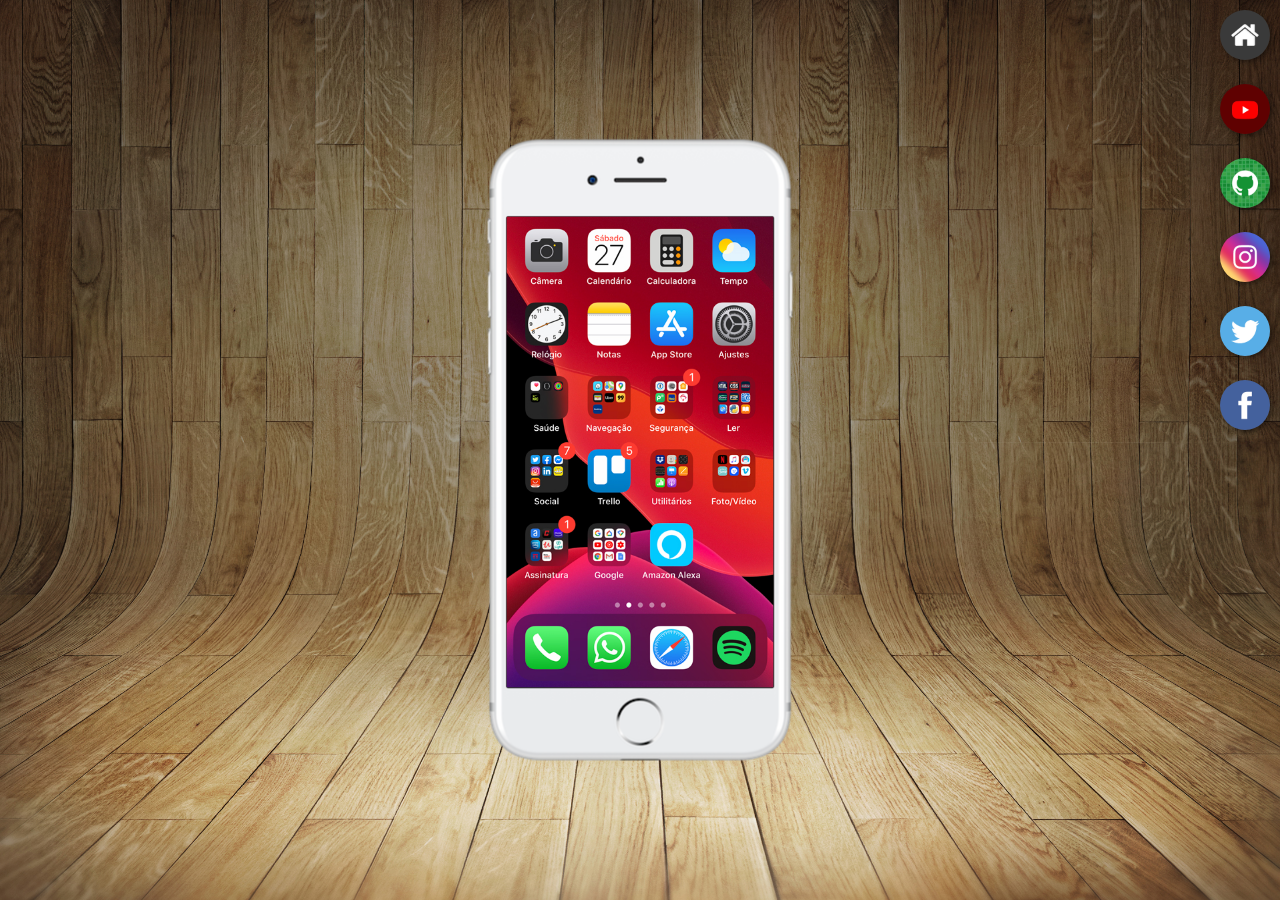
<file: index.html>
<!DOCTYPE html>
<html lang="pt-br">
<head>
    <meta charset="UTF-8">
    <meta name="viewport" content="width=device-width, initial-scale=1.0">
    <link rel="shortcut icon" href="favicon.ico" type="image/x-icon">
    <title>Projeto Redes Sociais</title>
    <link rel="stylesheet" href="estilos/style.css">
</head>
<body>
    <main>
        <section id="telefone">
            <iframe src="home.html" name="tela" id="tela" frameborder="0">
                Seu navegador não é compativel com isso.
            </iframe>

        </section>
        <section id="redes-sociais">
            <a href="home.html" target="tela"><img src="imagens/logo-home.jpg" alt="Home"></a><br>
            <a href="youtube.html" target="tela"><img src="imagens/logo-youtube.jpg" alt="YouTube"></a><br>
            <a href="github.html" target="tela"><img src="imagens/logo-github.jpg" alt="GitHub"></a><br>
            <a href="instagram.html" target="tela"><img src="imagens/logo-instagram.jpg" alt="Instagram"></a><br>
            <a href="twitter.html" target="tela"><img src="imagens/logo-twitter.jpg" alt="Twitter"></a><br>
            <a href="facebook.html" target="tela"><img src="imagens/logo-facebook.jpg" alt="Facebook"></a>
        </section>
    </main>
</body>
</html>
</file>
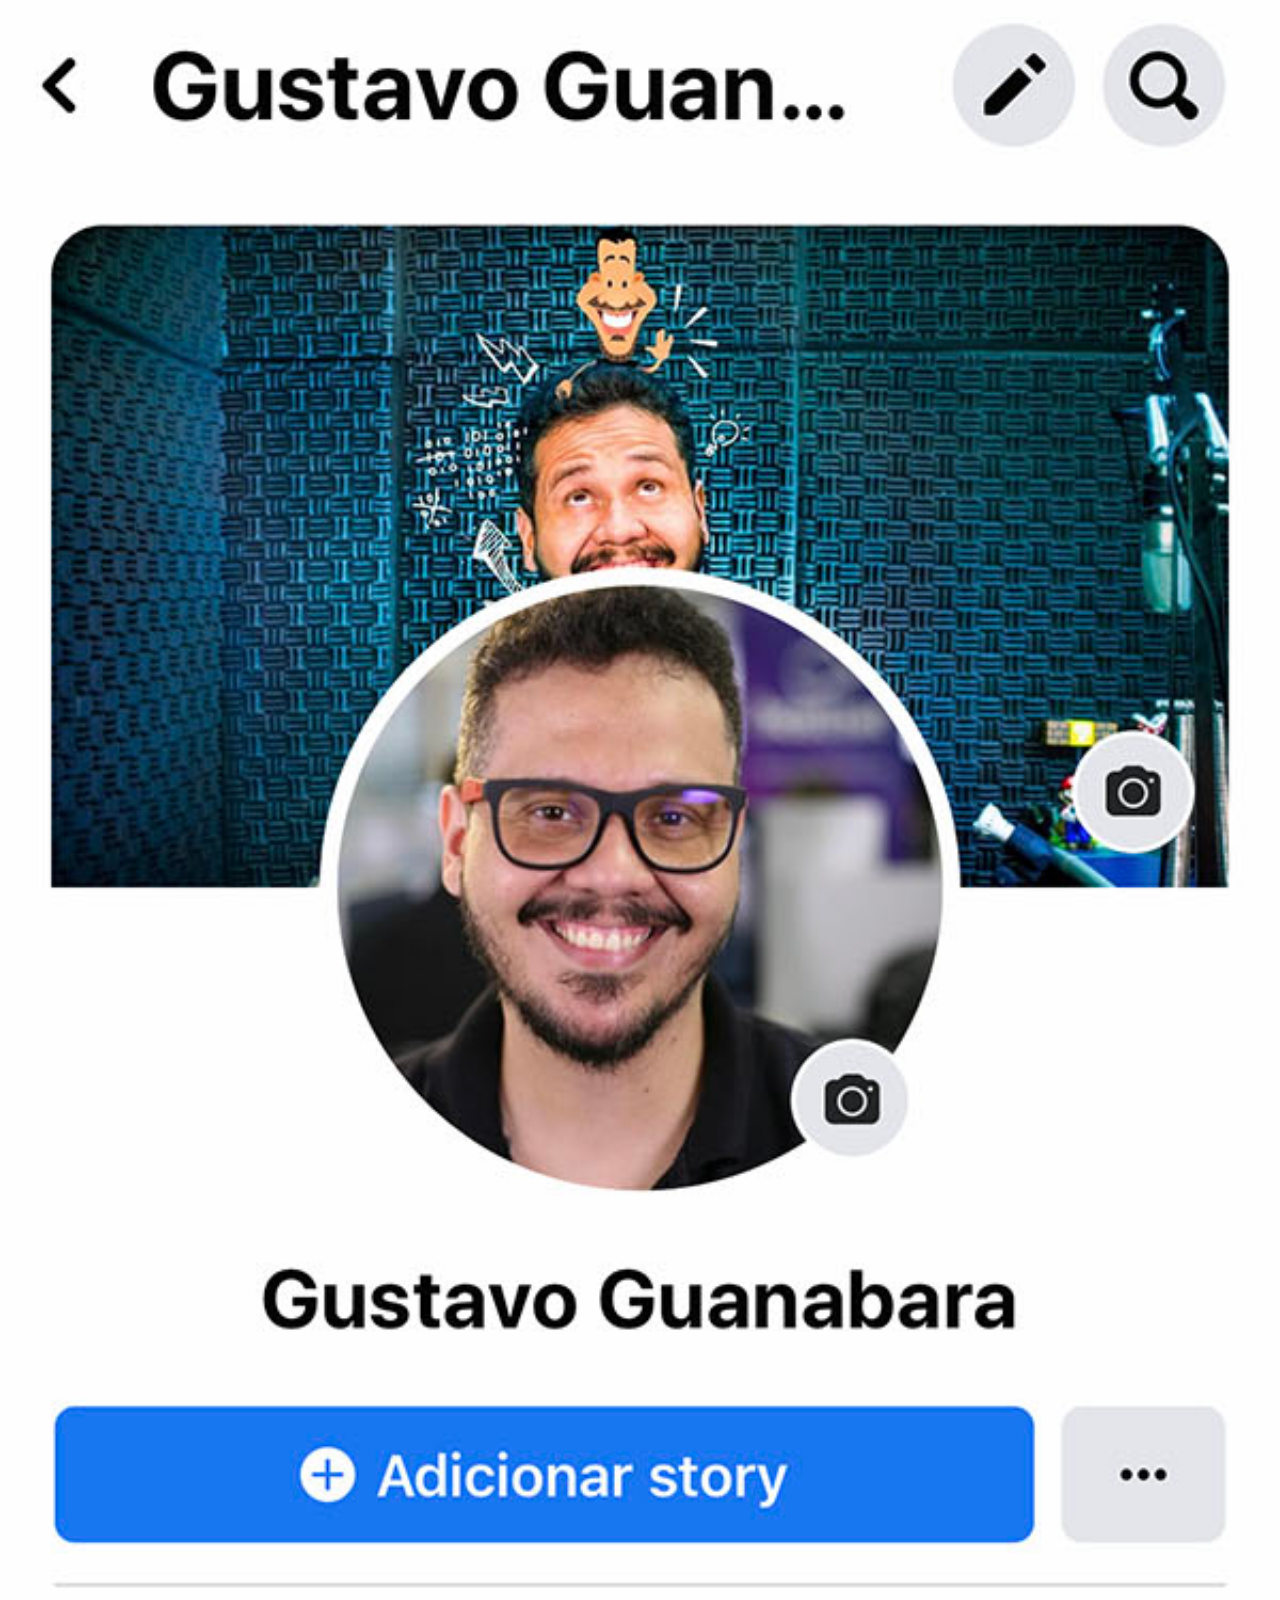
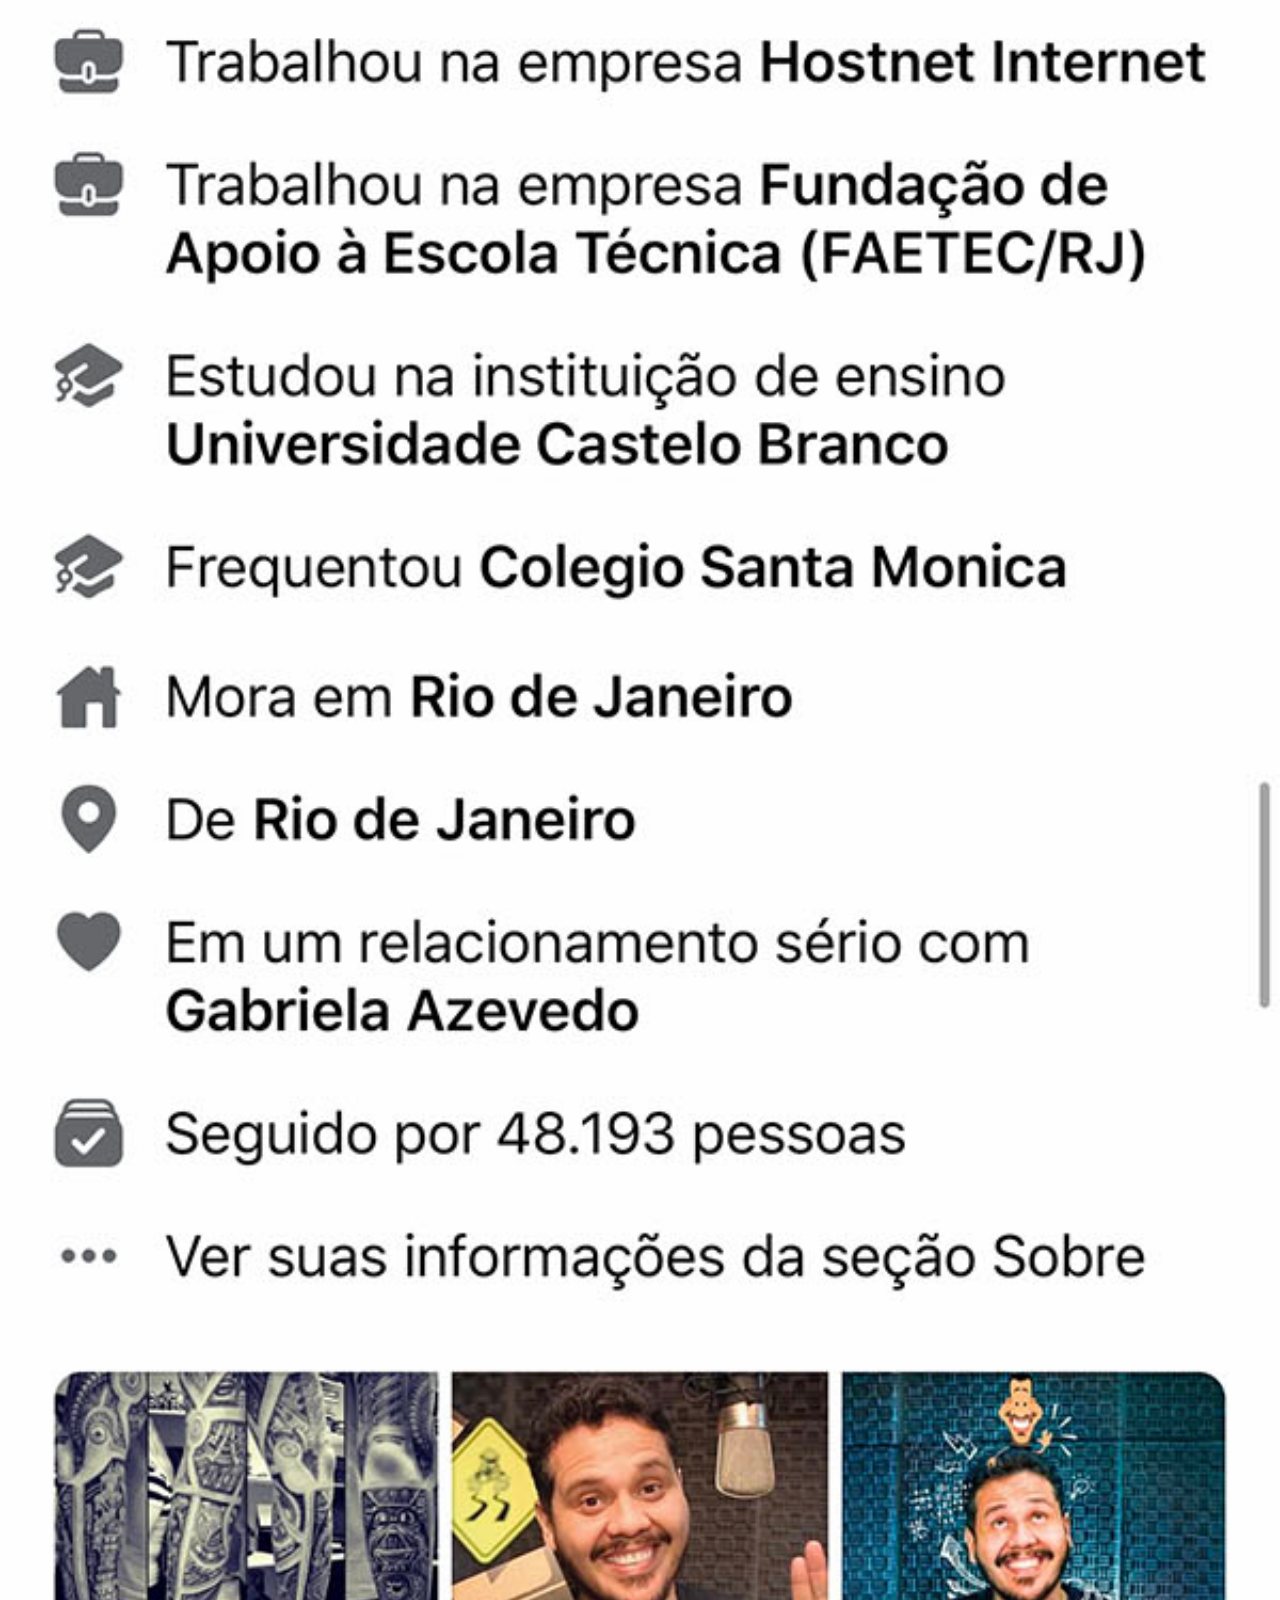
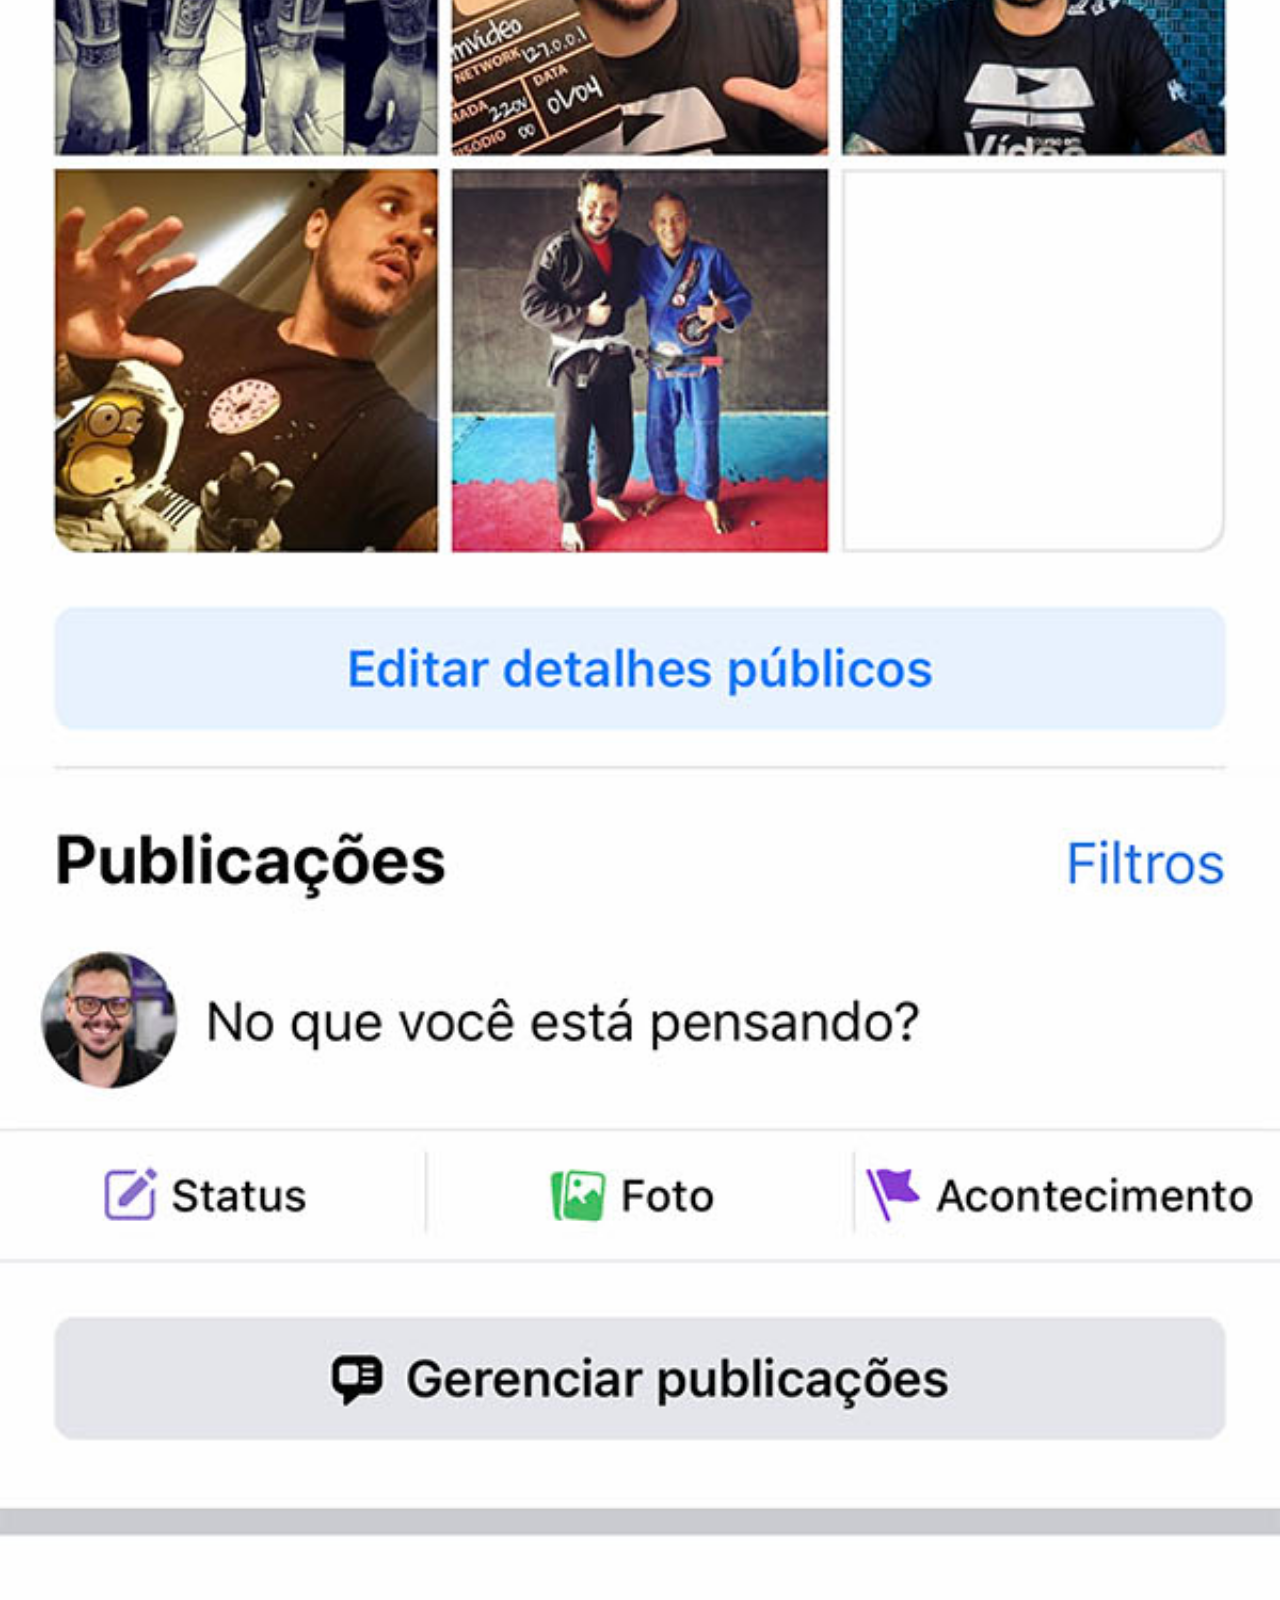
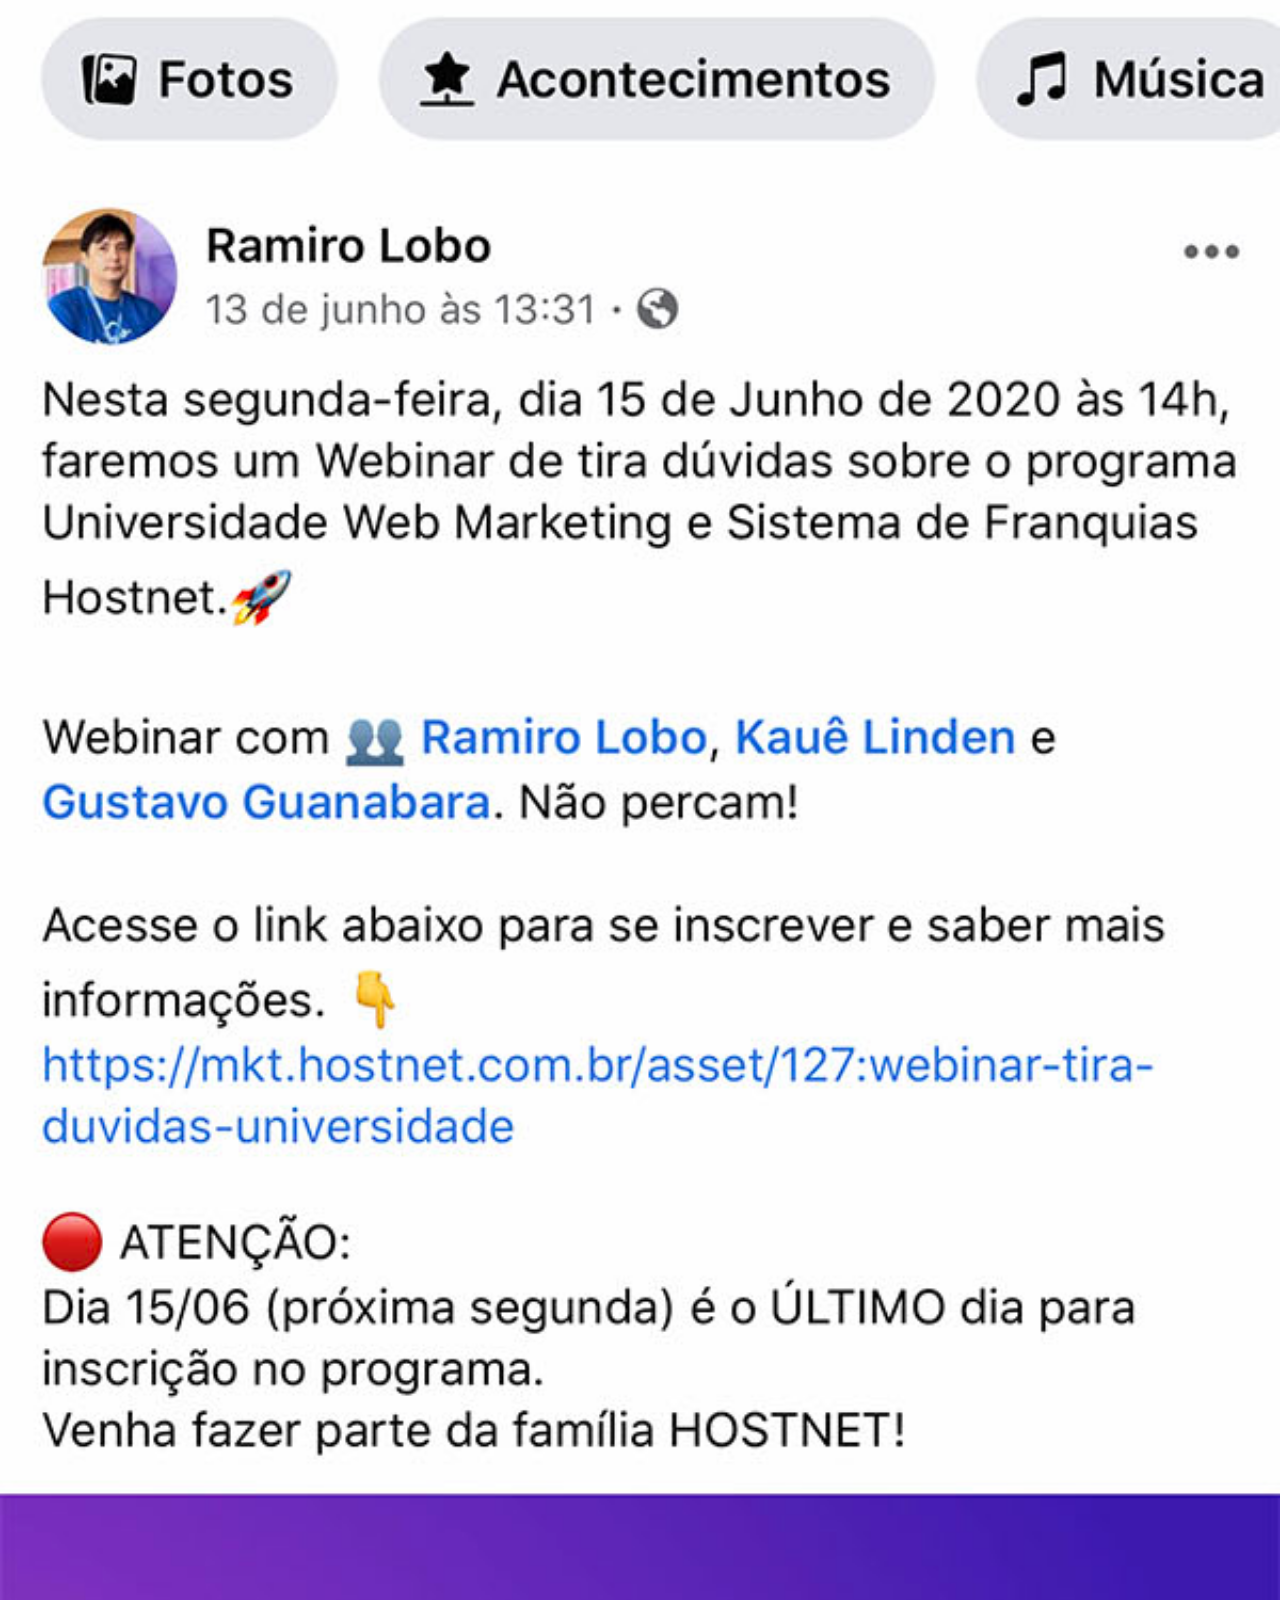
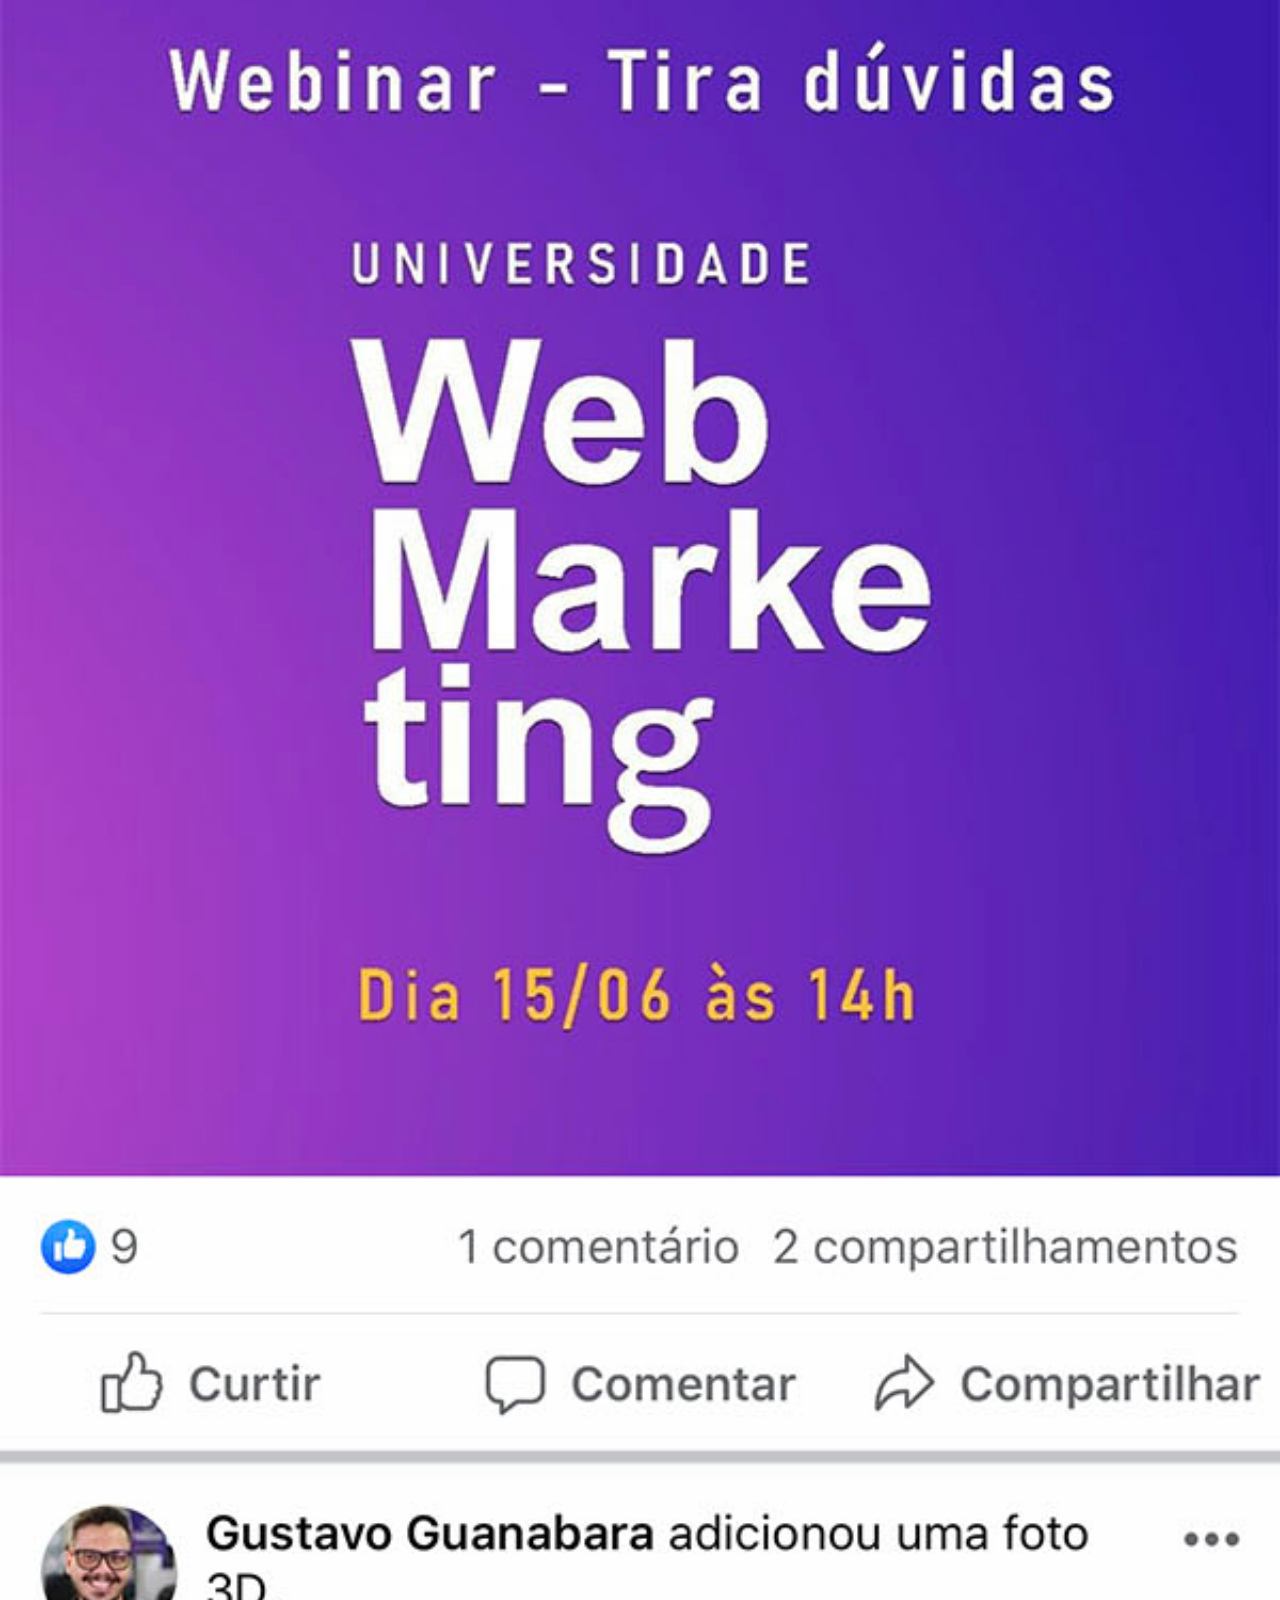
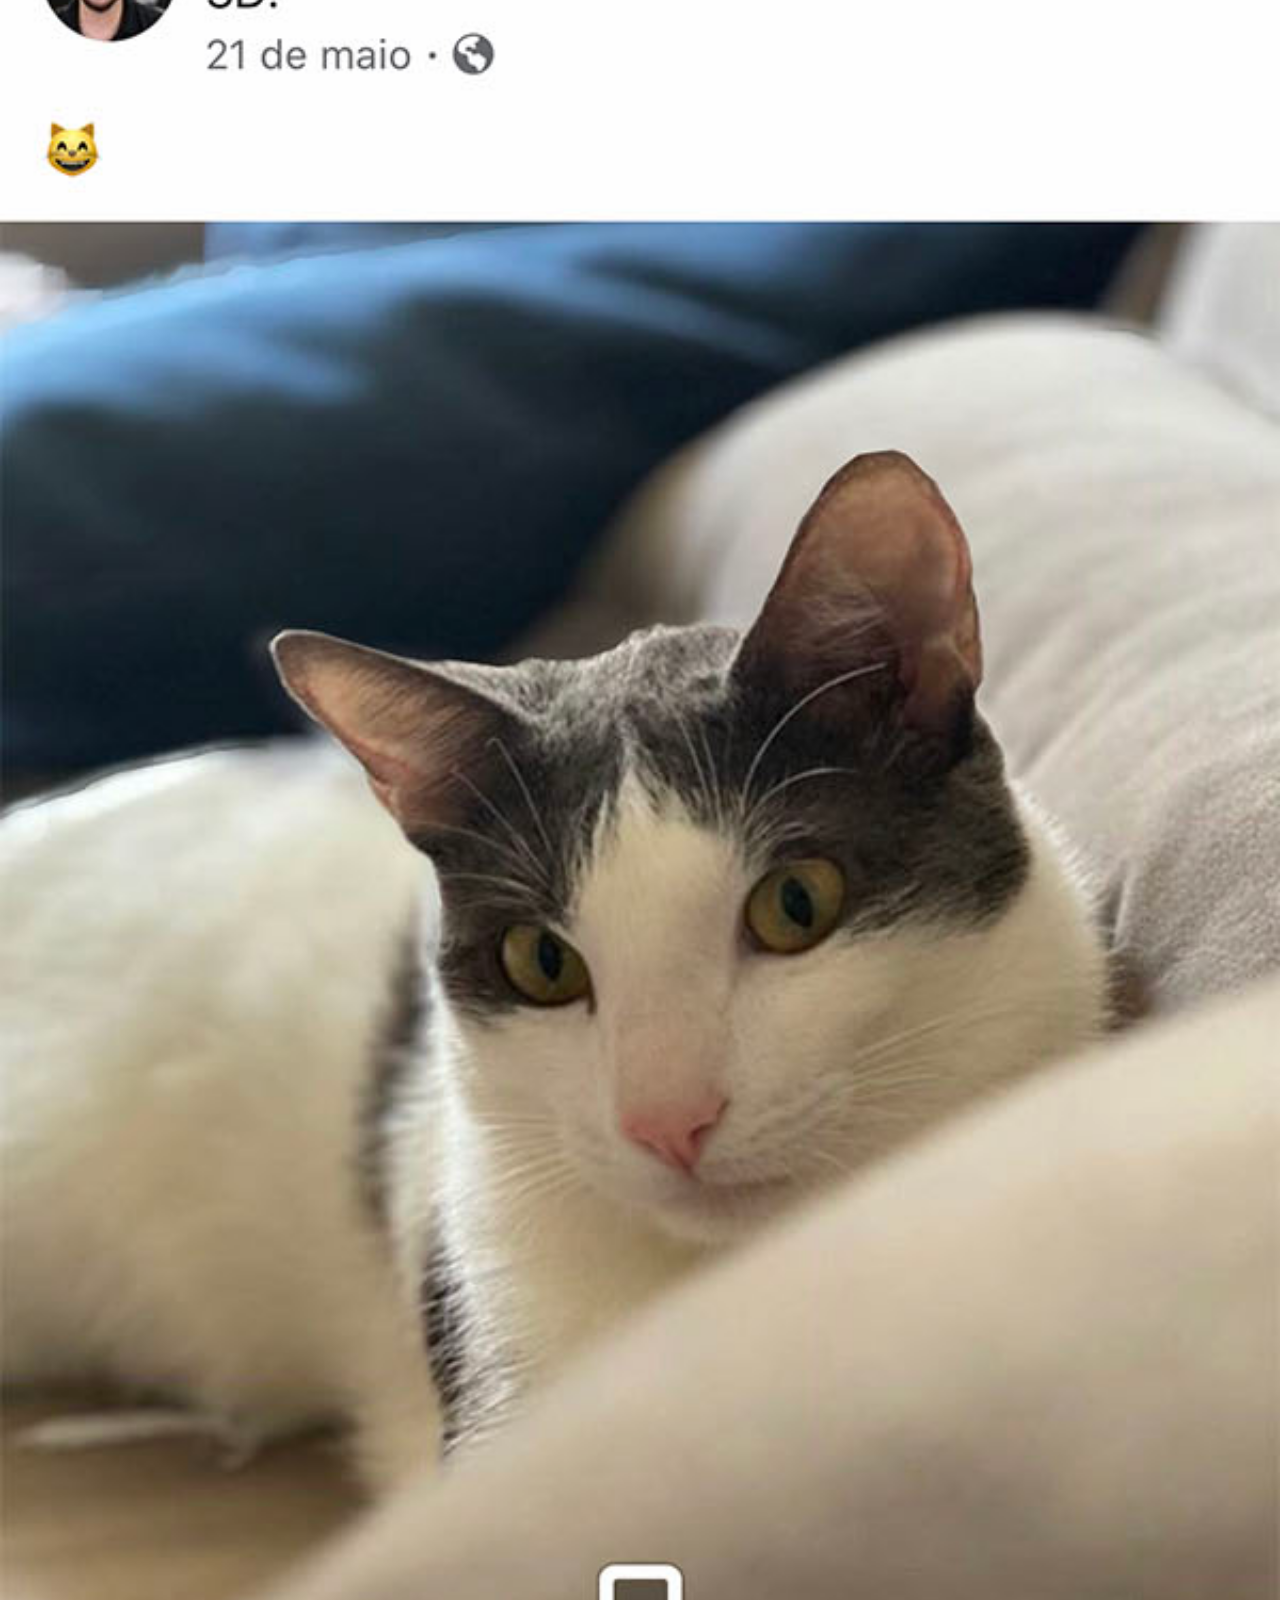
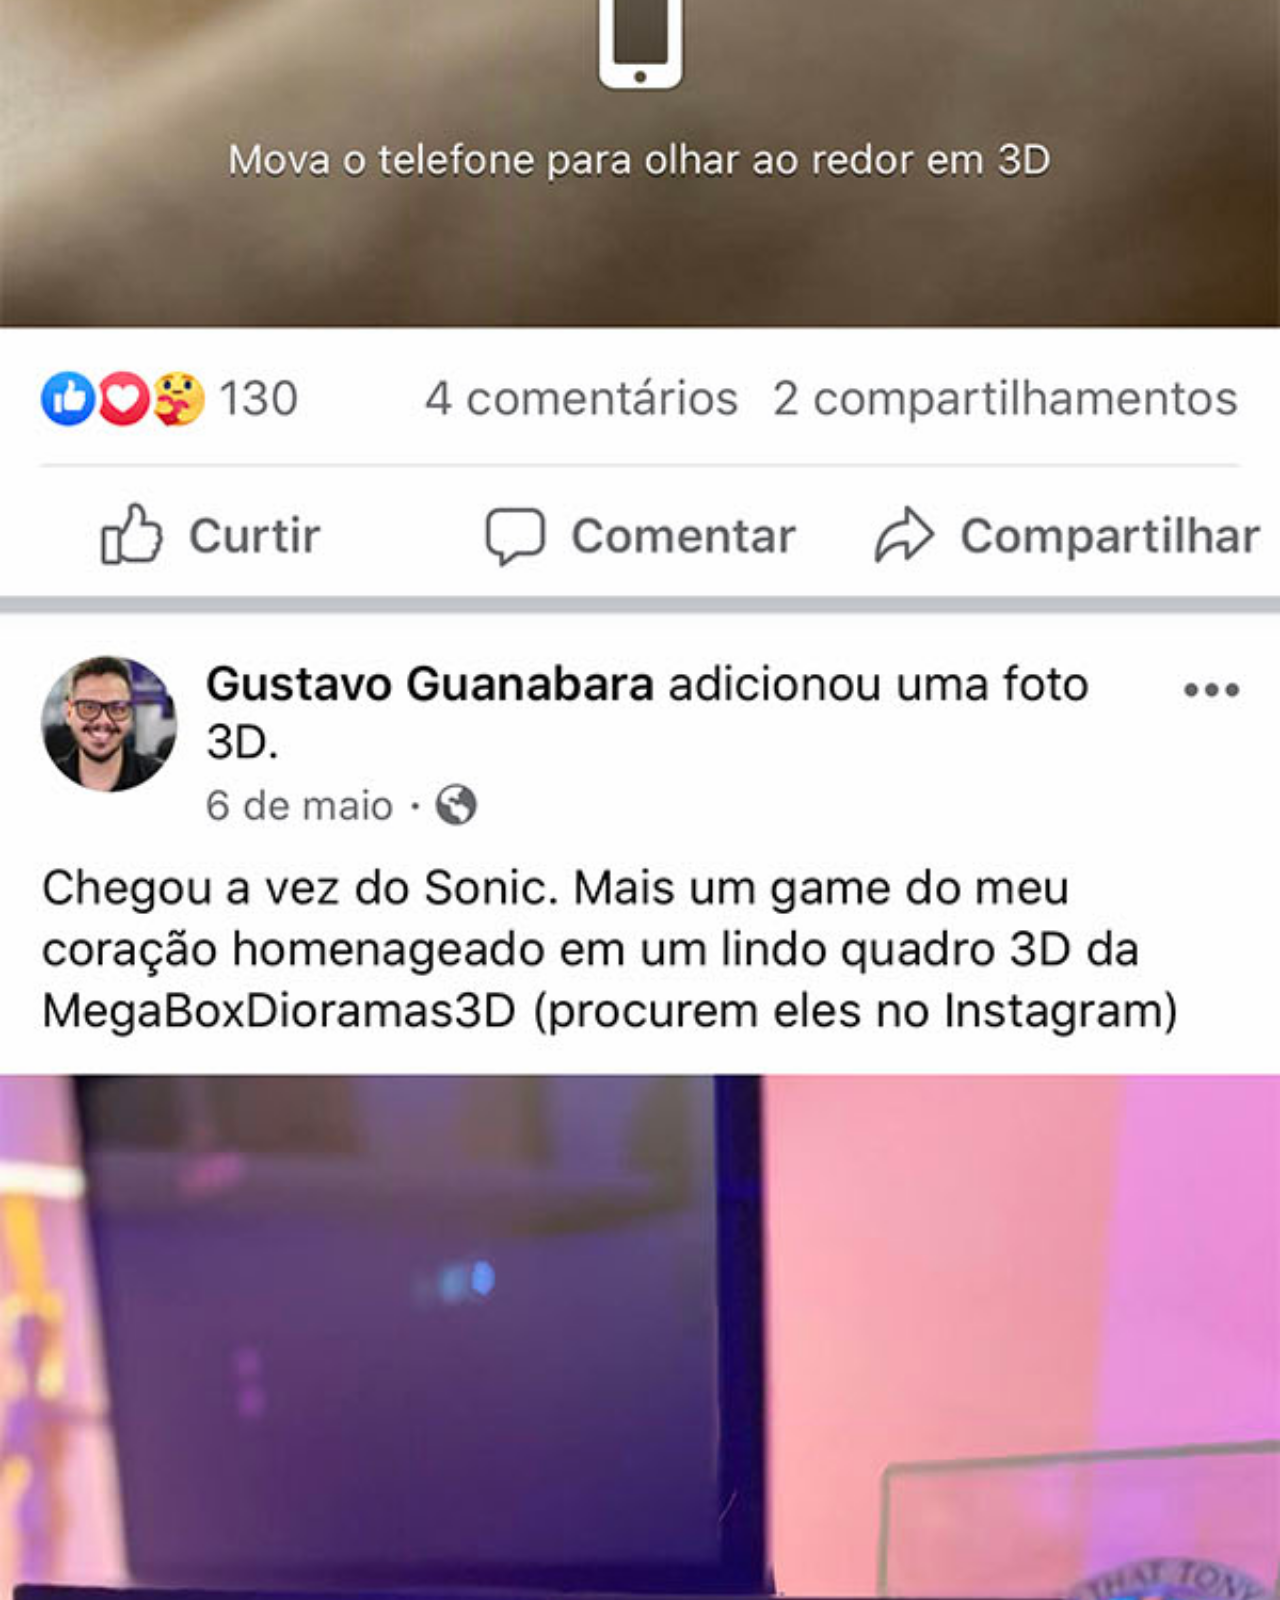
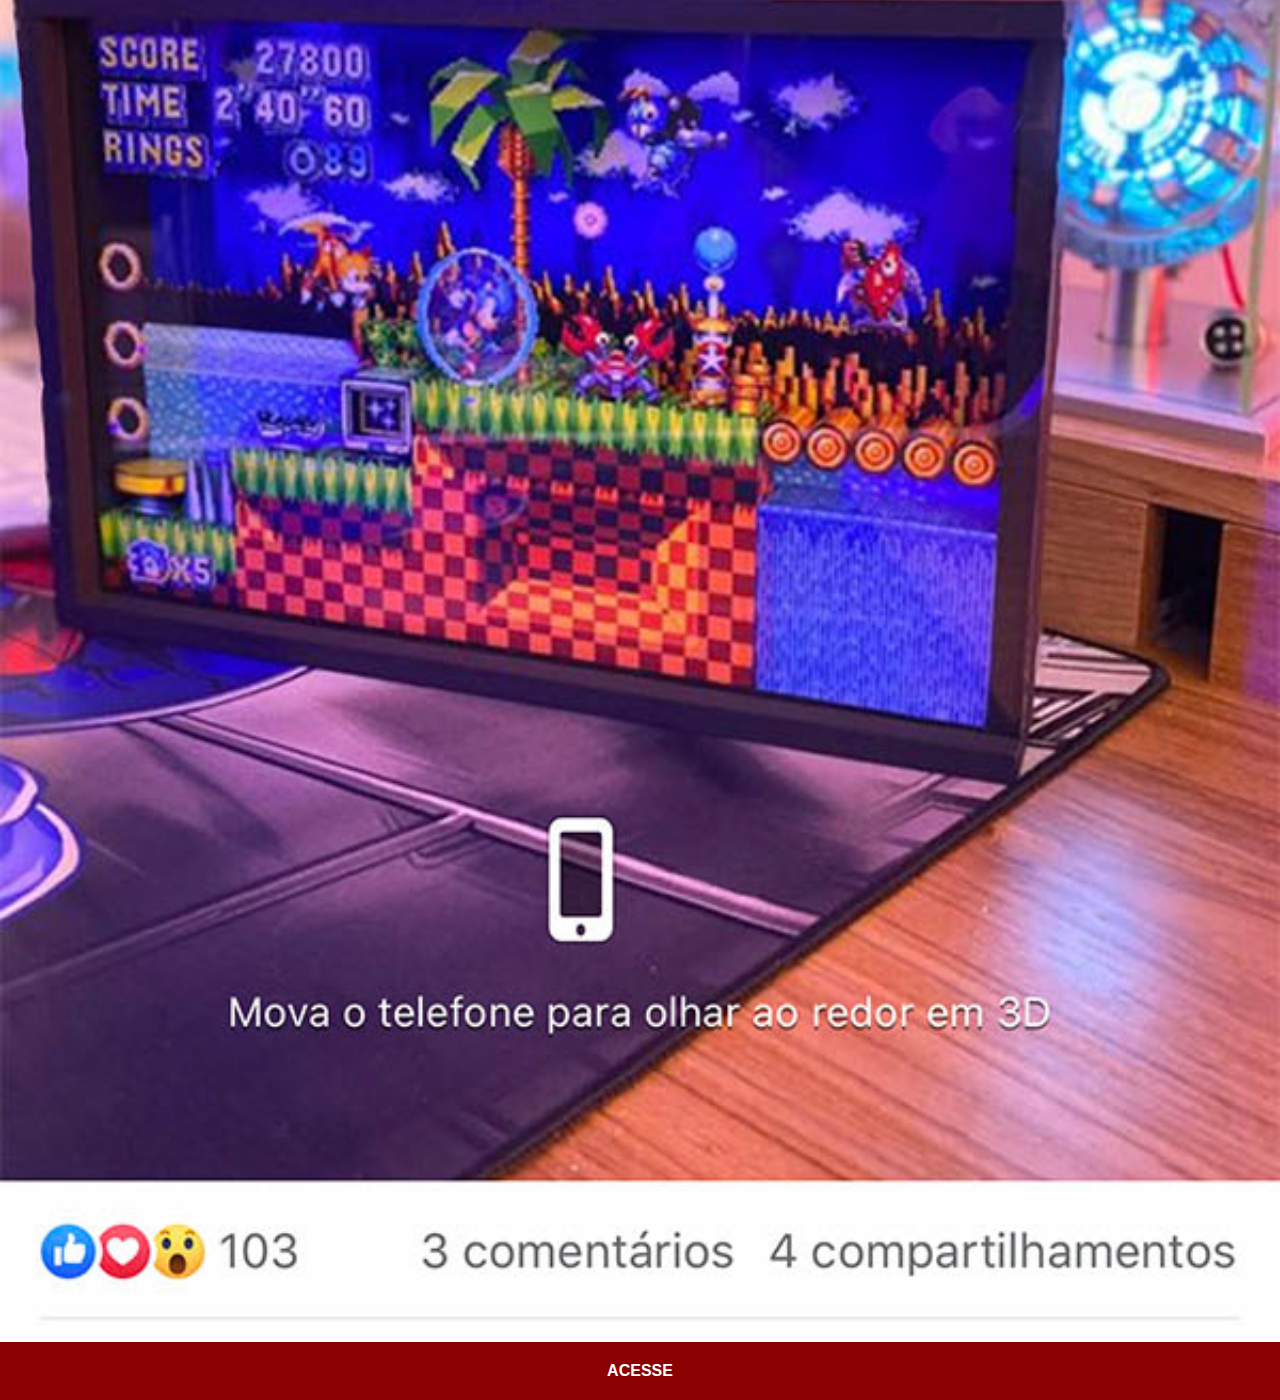
<file: facebook.html>
<!DOCTYPE html>
<html lang="pt-br">
<head>
    <meta charset="UTF-8">
    <meta name="viewport" content="width=device-width, initial-scale=1.0">
    <title>Facebook</title>
    <link rel="stylesheet" href="estilo/social.css">
</head>
<body>
    <img src="imagens/tela-facebook.jpg" alt="Facebook">
    <a href="https://www.facebook.com/gustavoguanabara/" target="_blank">ACESSE</a>
</body>
</html>
</file>
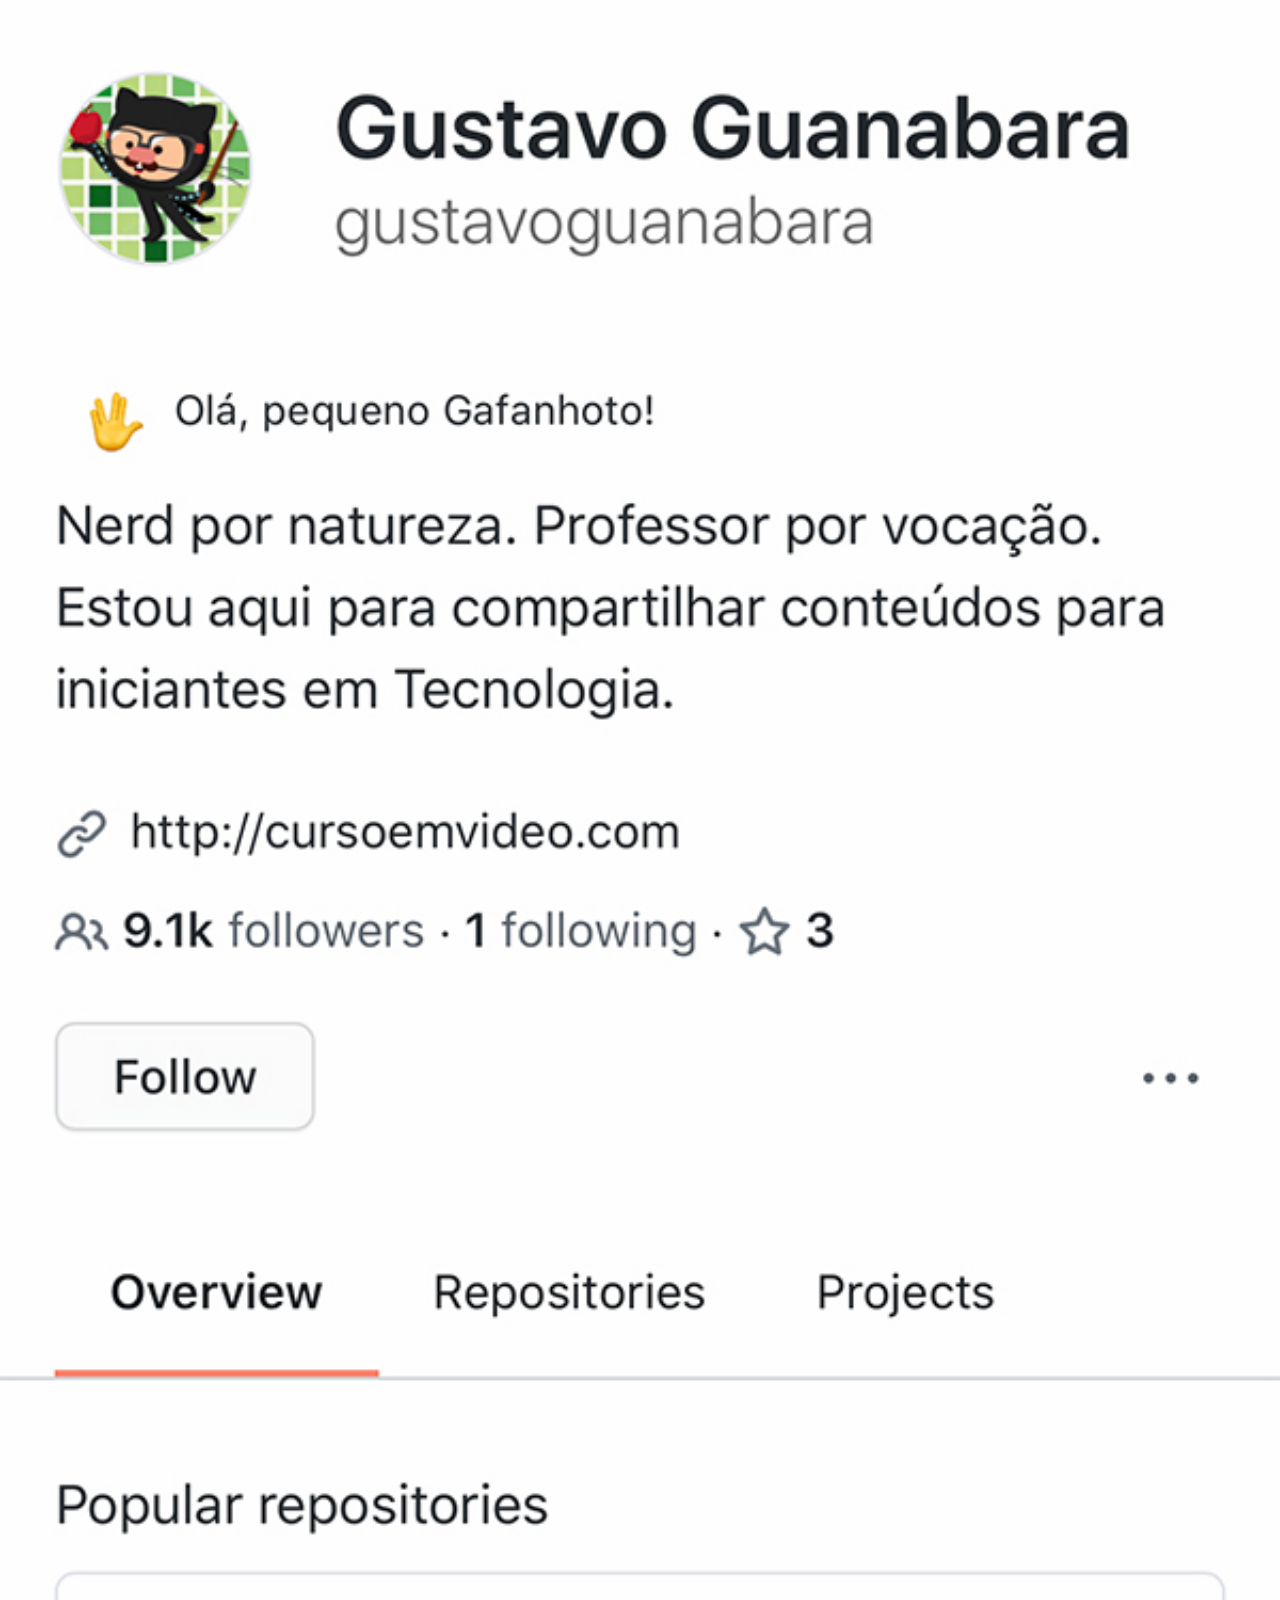
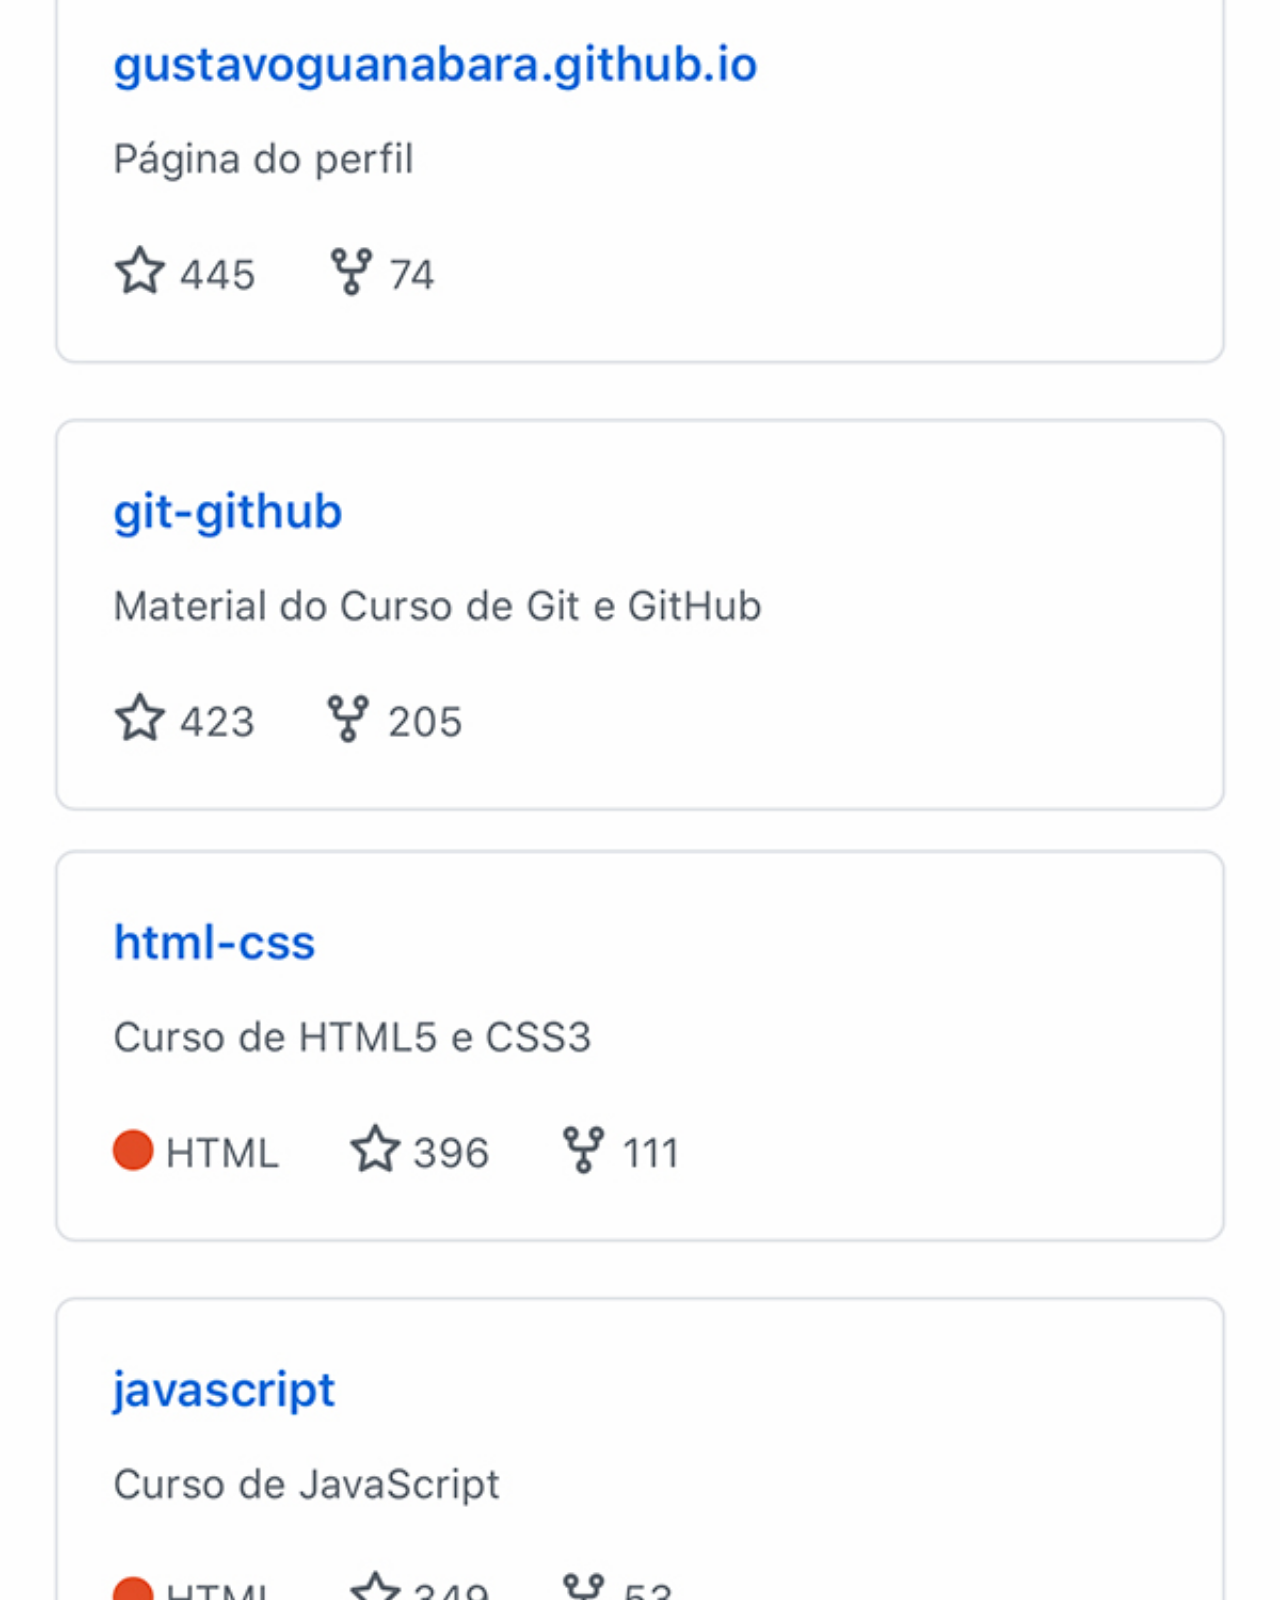
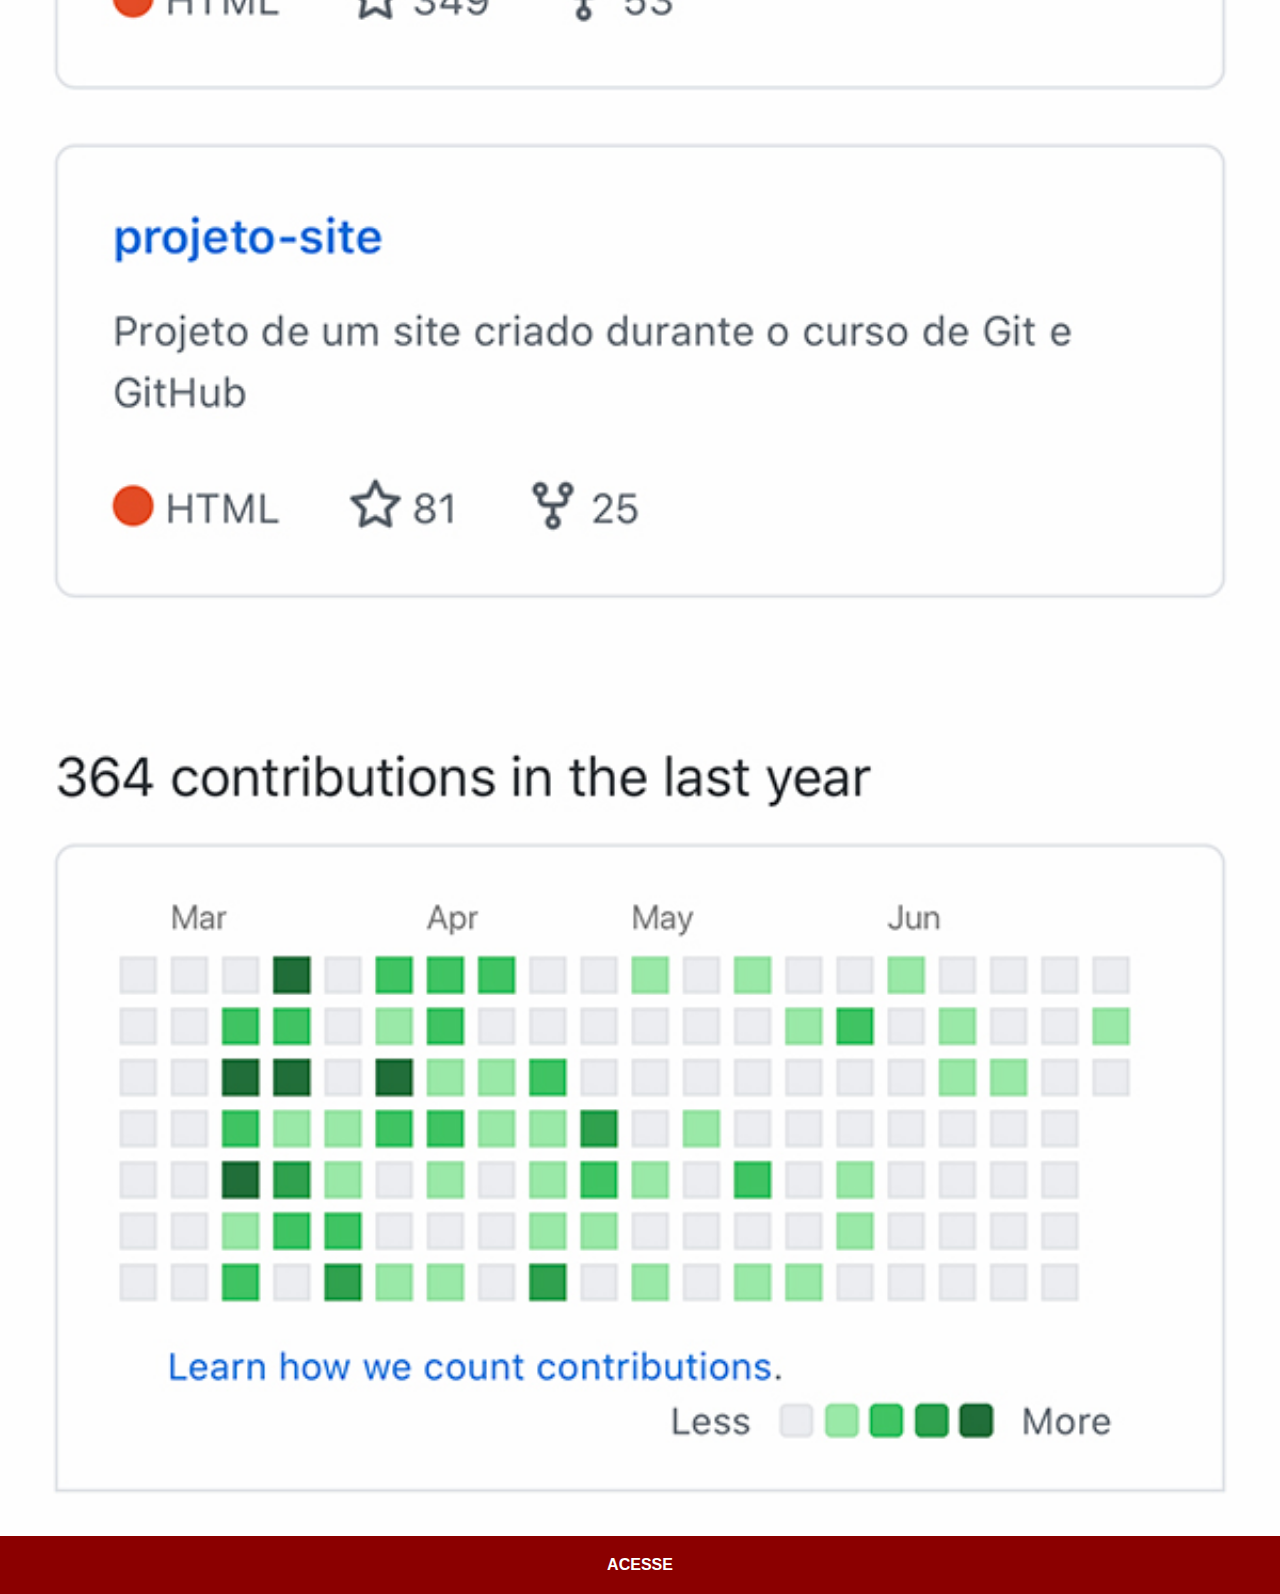
<file: github.html>
<!DOCTYPE html>
<html lang="pt-br">
<head>
    <meta charset="UTF-8">
    <meta name="viewport" content="width=device-width, initial-scale=1.0">
    <title>GitHub</title>
    <link rel="stylesheet" href="estilo/social.css">
</head>
<body>
    <img src="imagens/tela-github.jpg" alt="GitHub">
    <a href="https://github.com/gustavoguanabara" target="_blank">ACESSE</a>
</body>
</html>
</file>
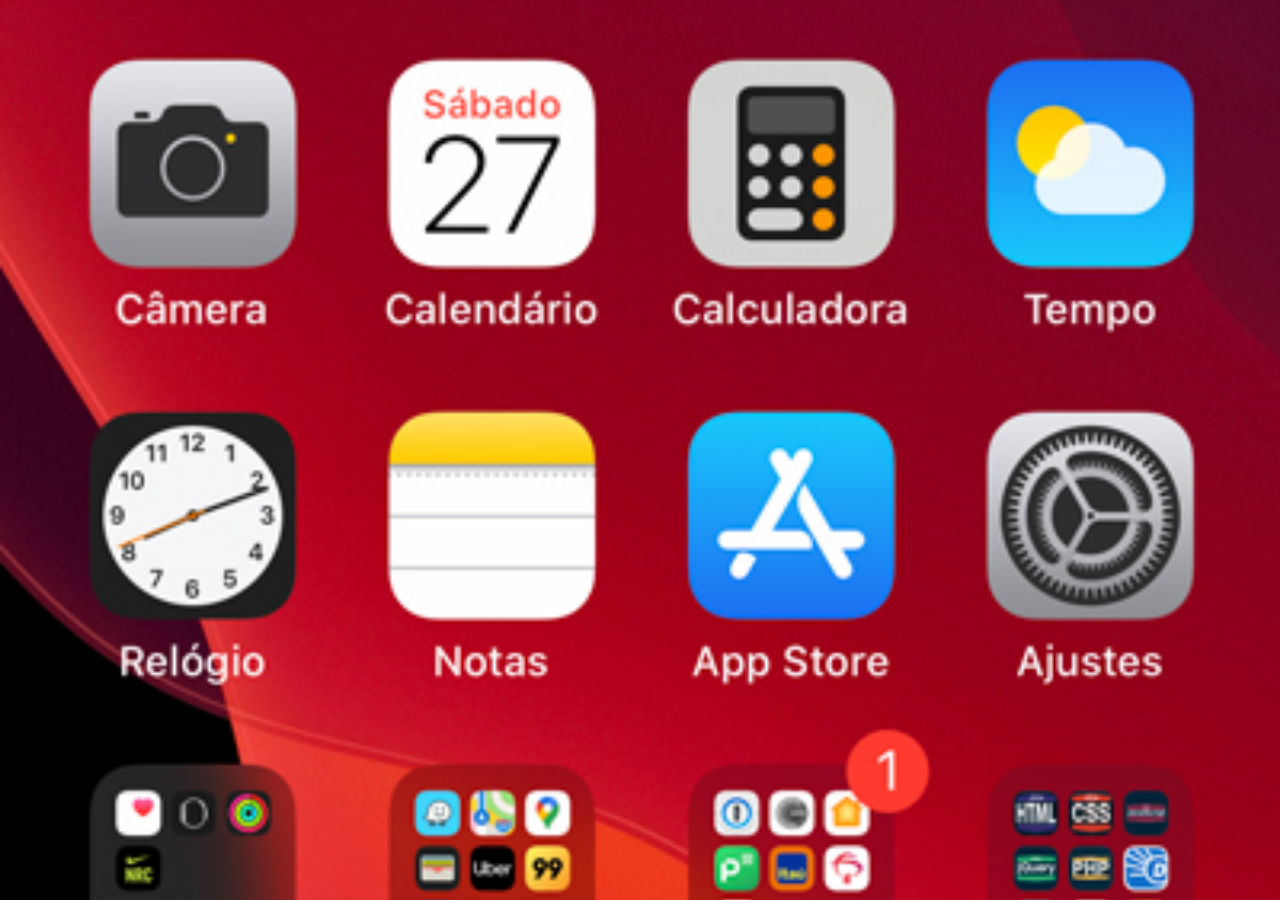
<file: home.html>
<!DOCTYPE html>
<html lang="en">
<head>
    <meta charset="UTF-8">
    <meta name="viewport" content="width=device-width, initial-scale=1.0">
    <title>Home</title>
    <style>
        * {
            margin: 0px;
            padding: 0px;
        }
        body {
            width: 100vw;
            height: 100vh;
            background: black url('imagens/tela-home.jpg') no-repeat top center;
            background-size: cover;
        }
    </style>
</head>
<body>
    
</body>
</html>
</file>
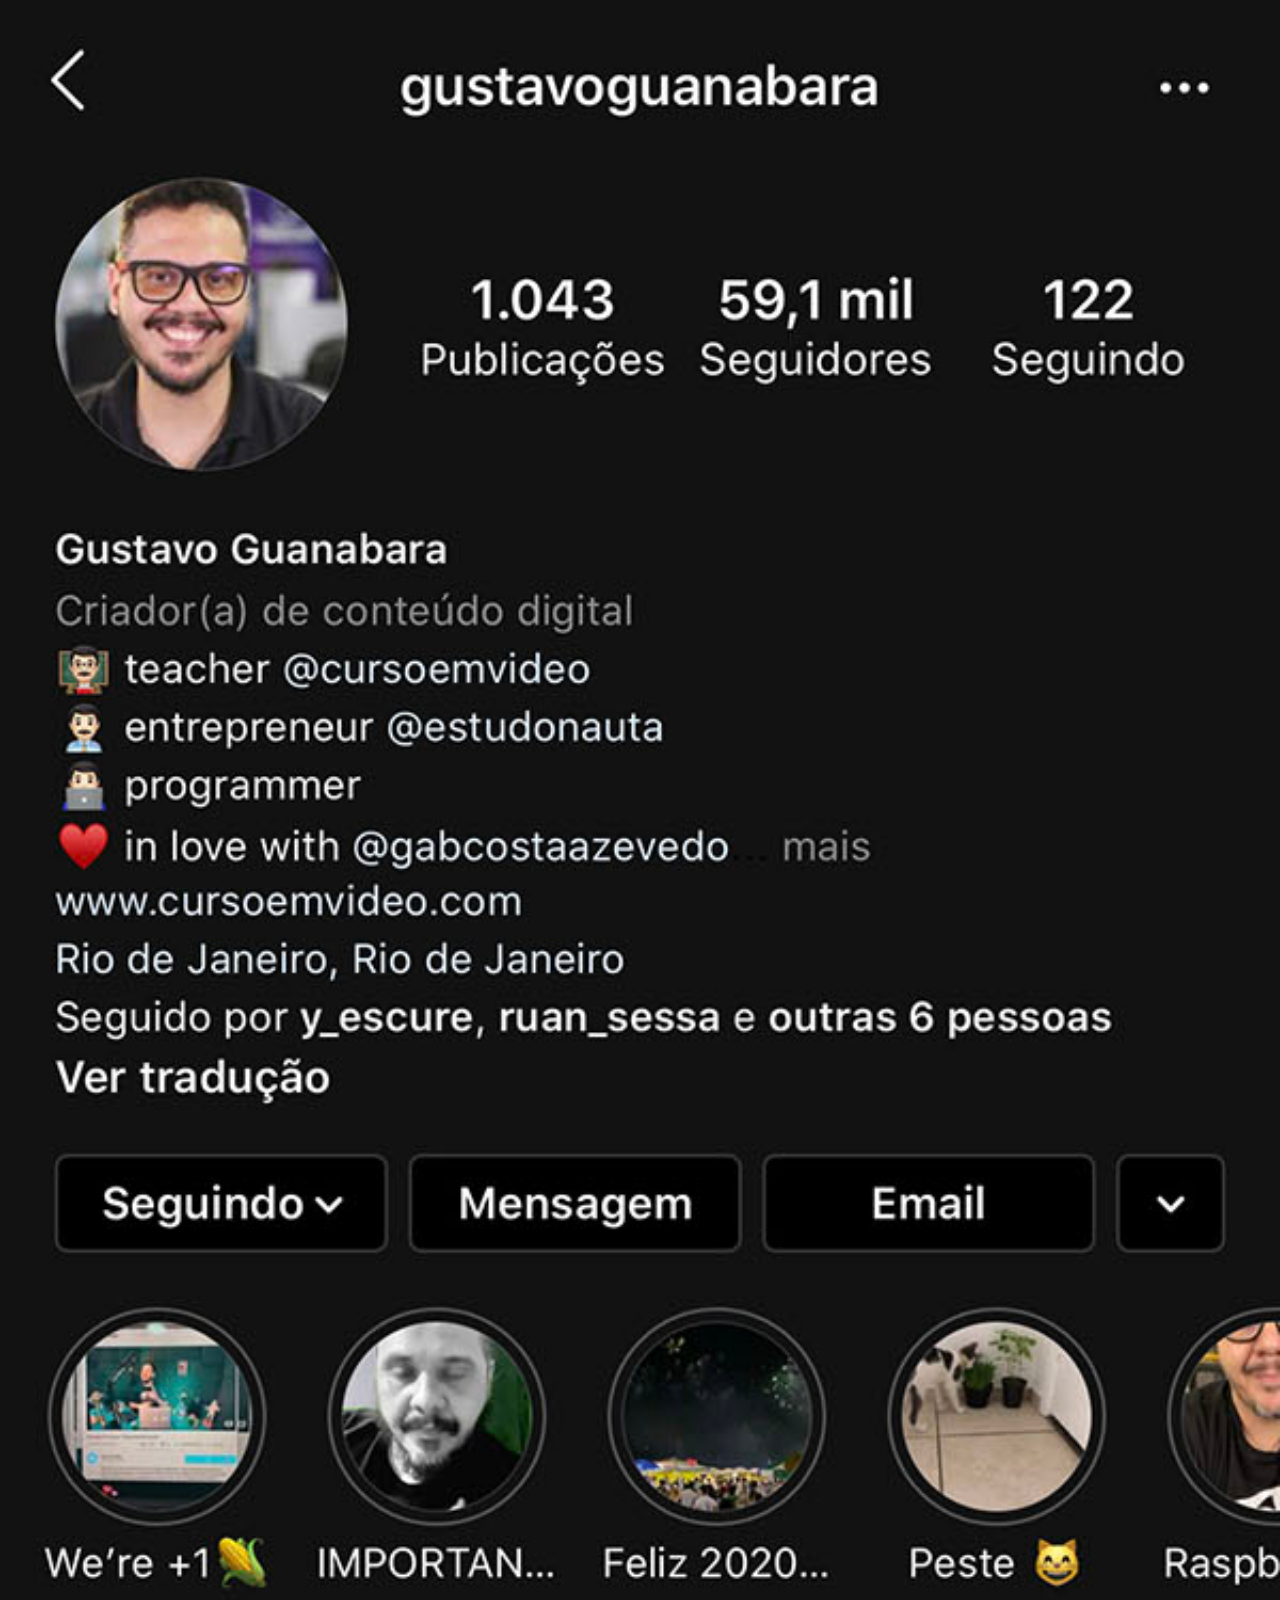
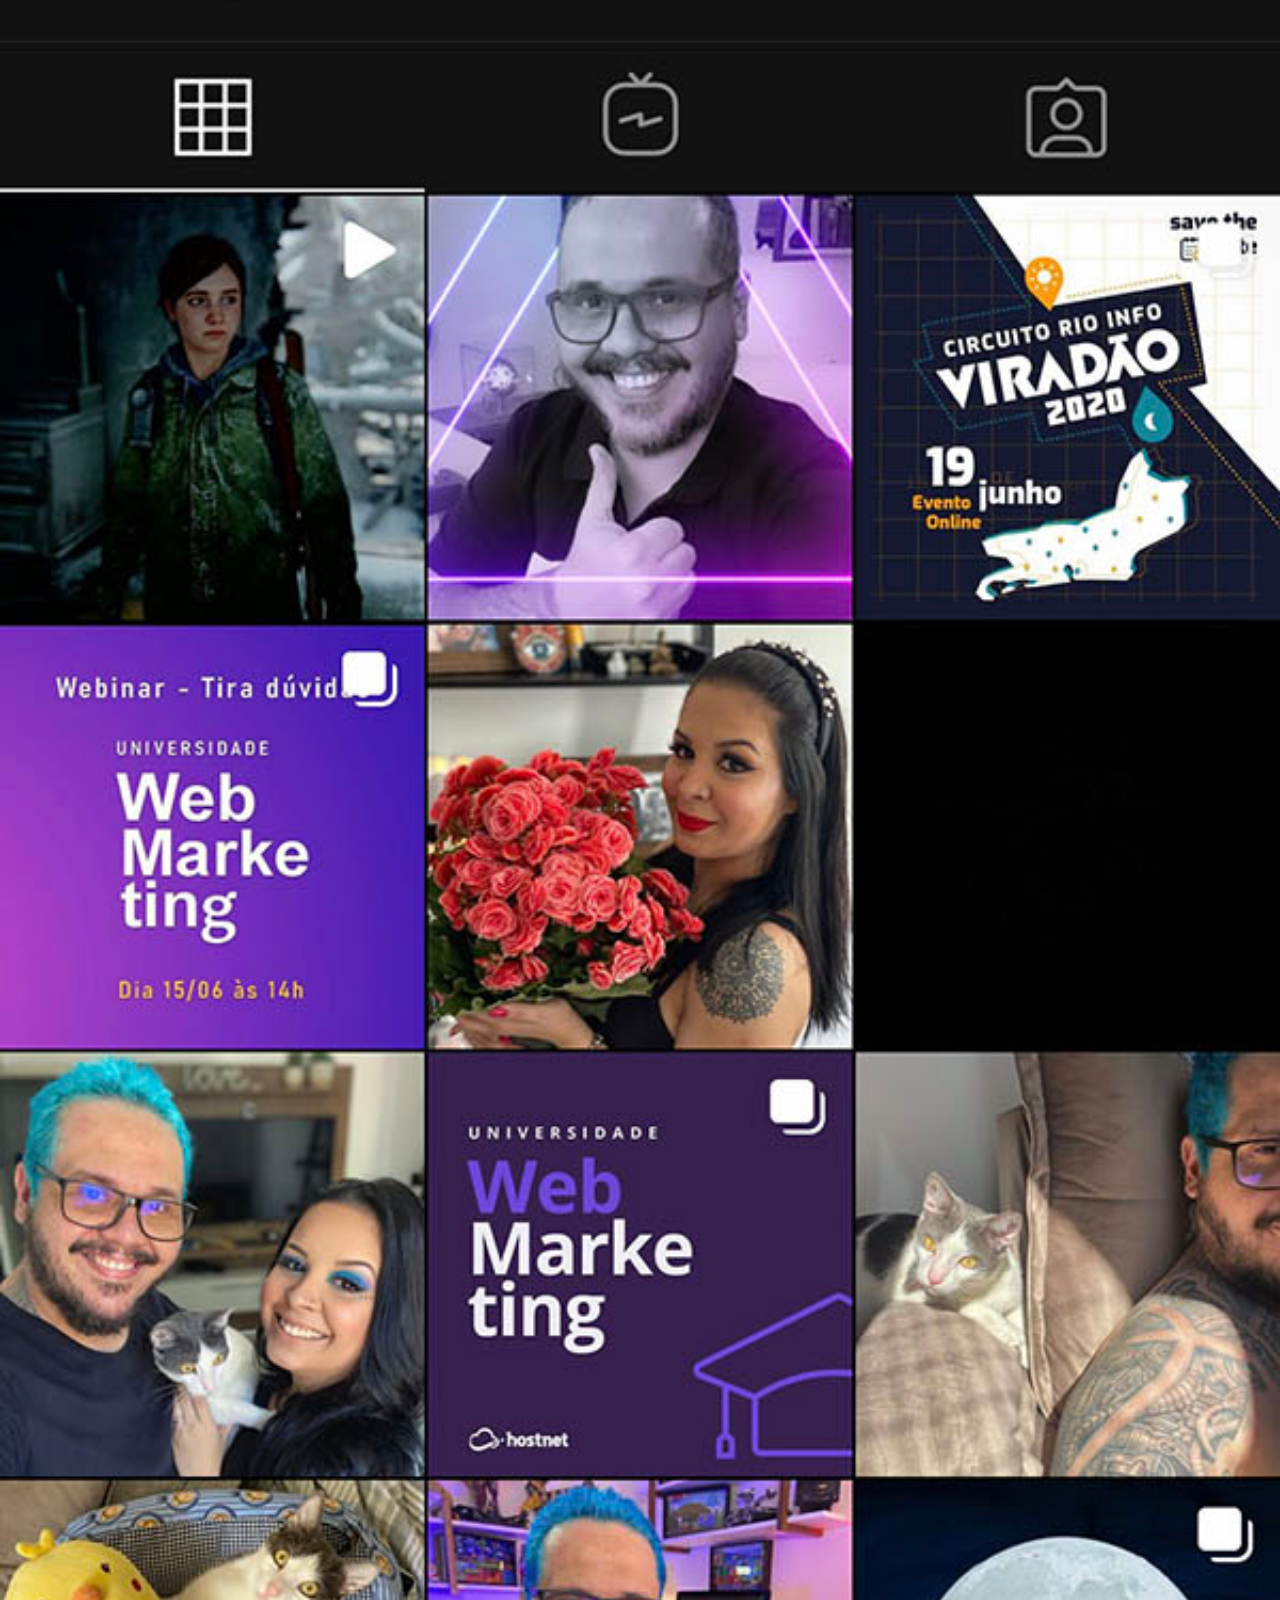
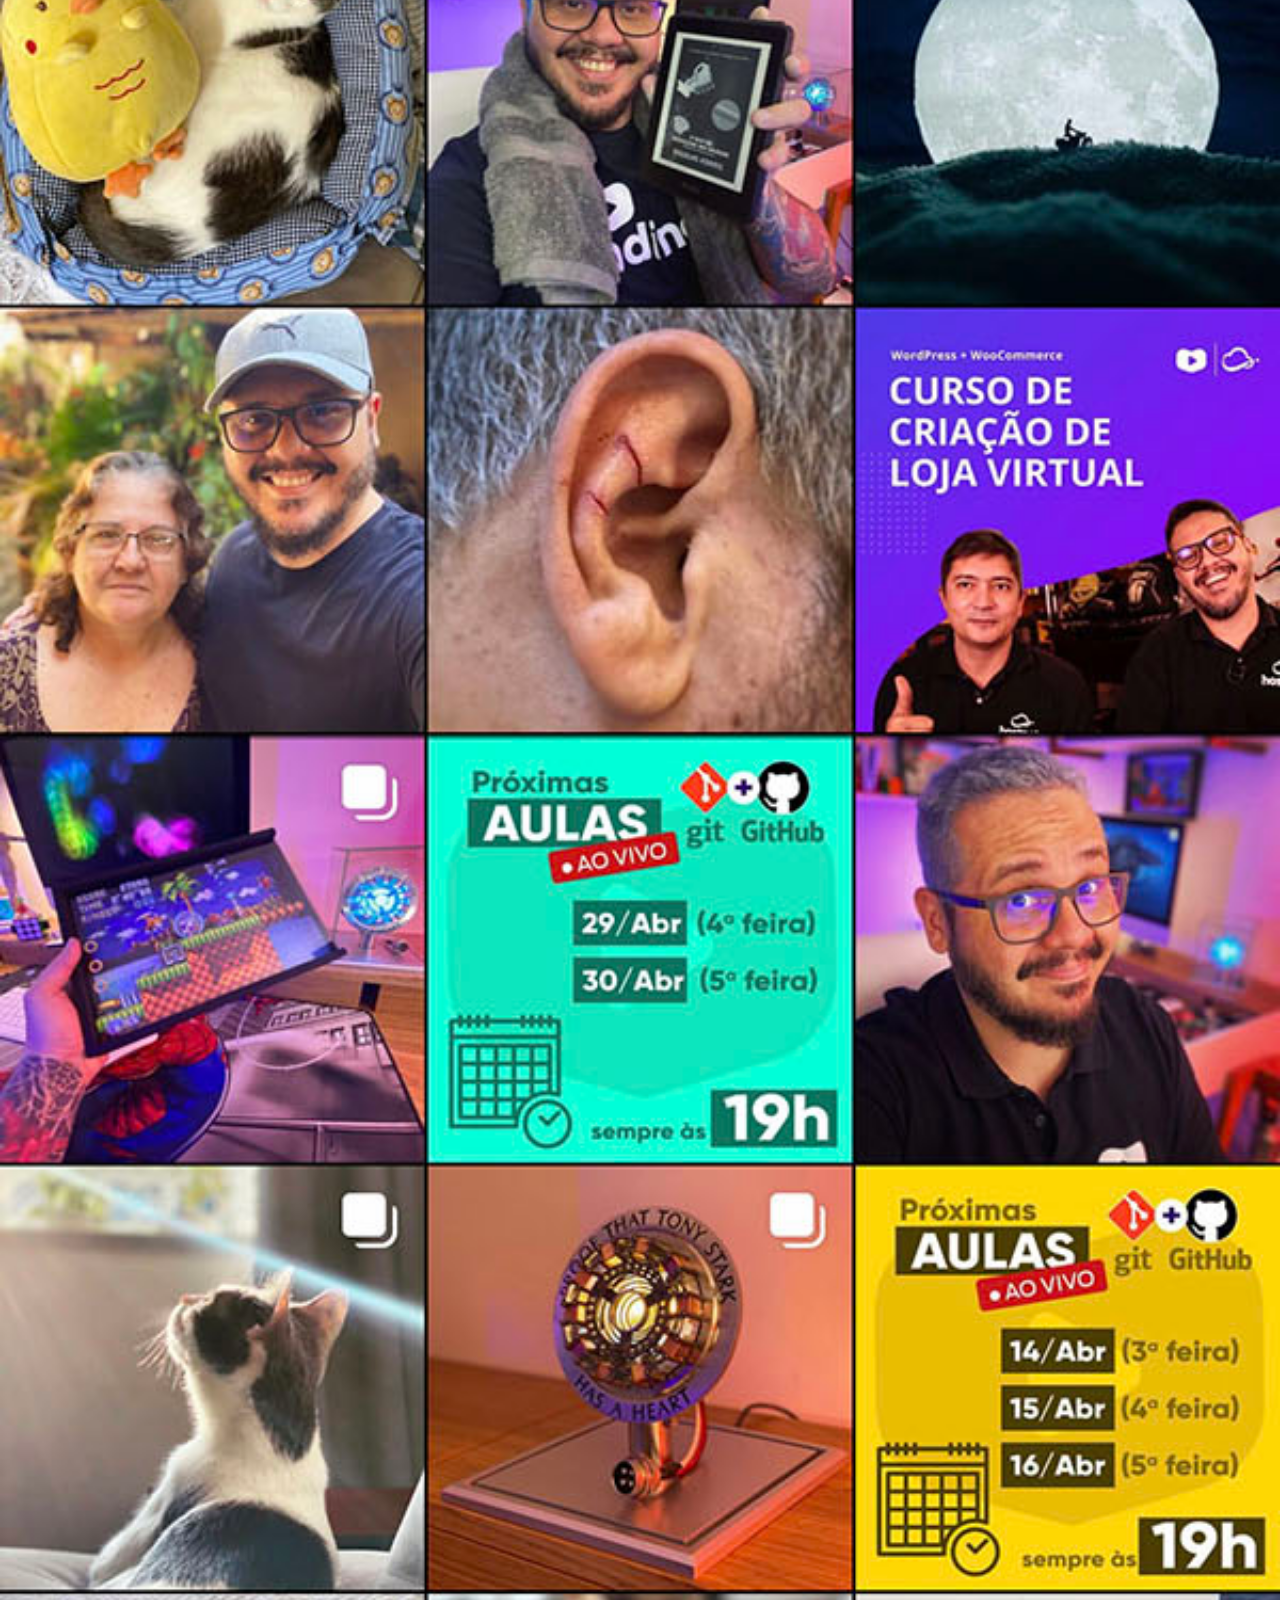
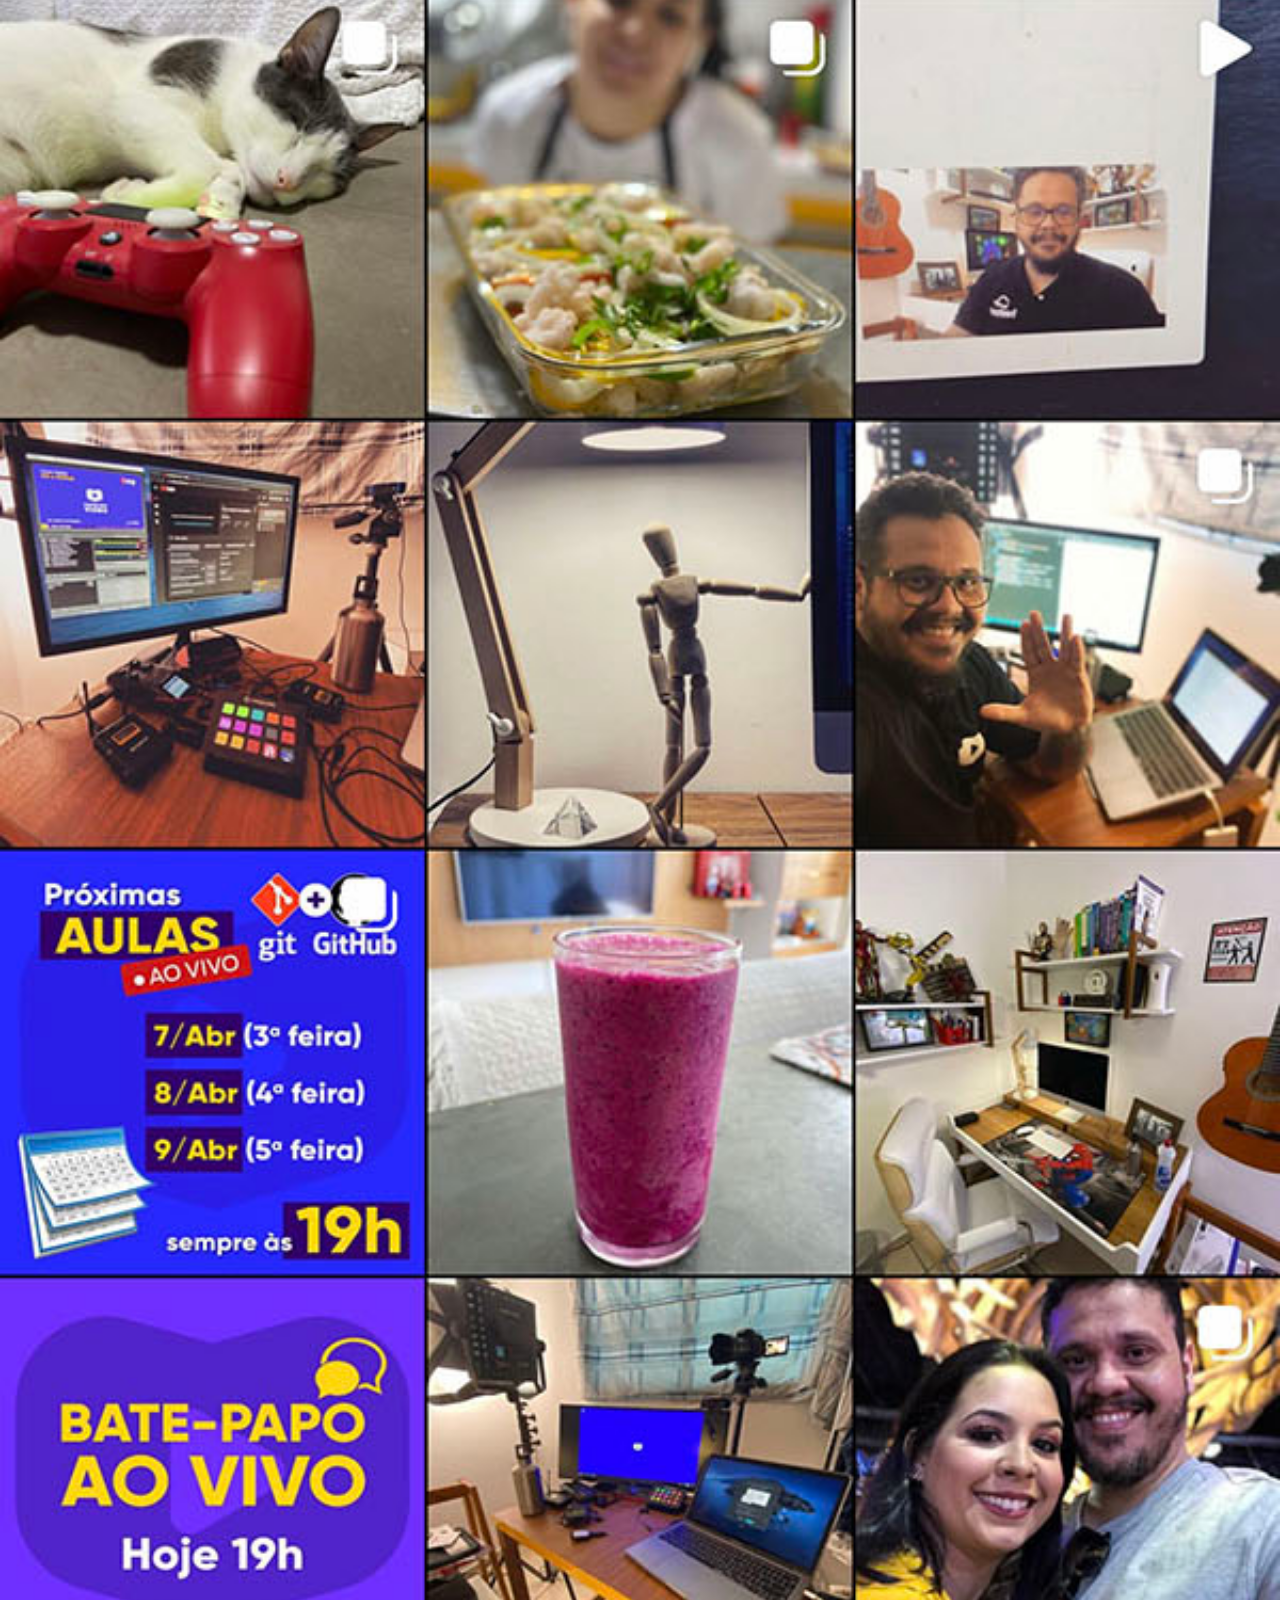
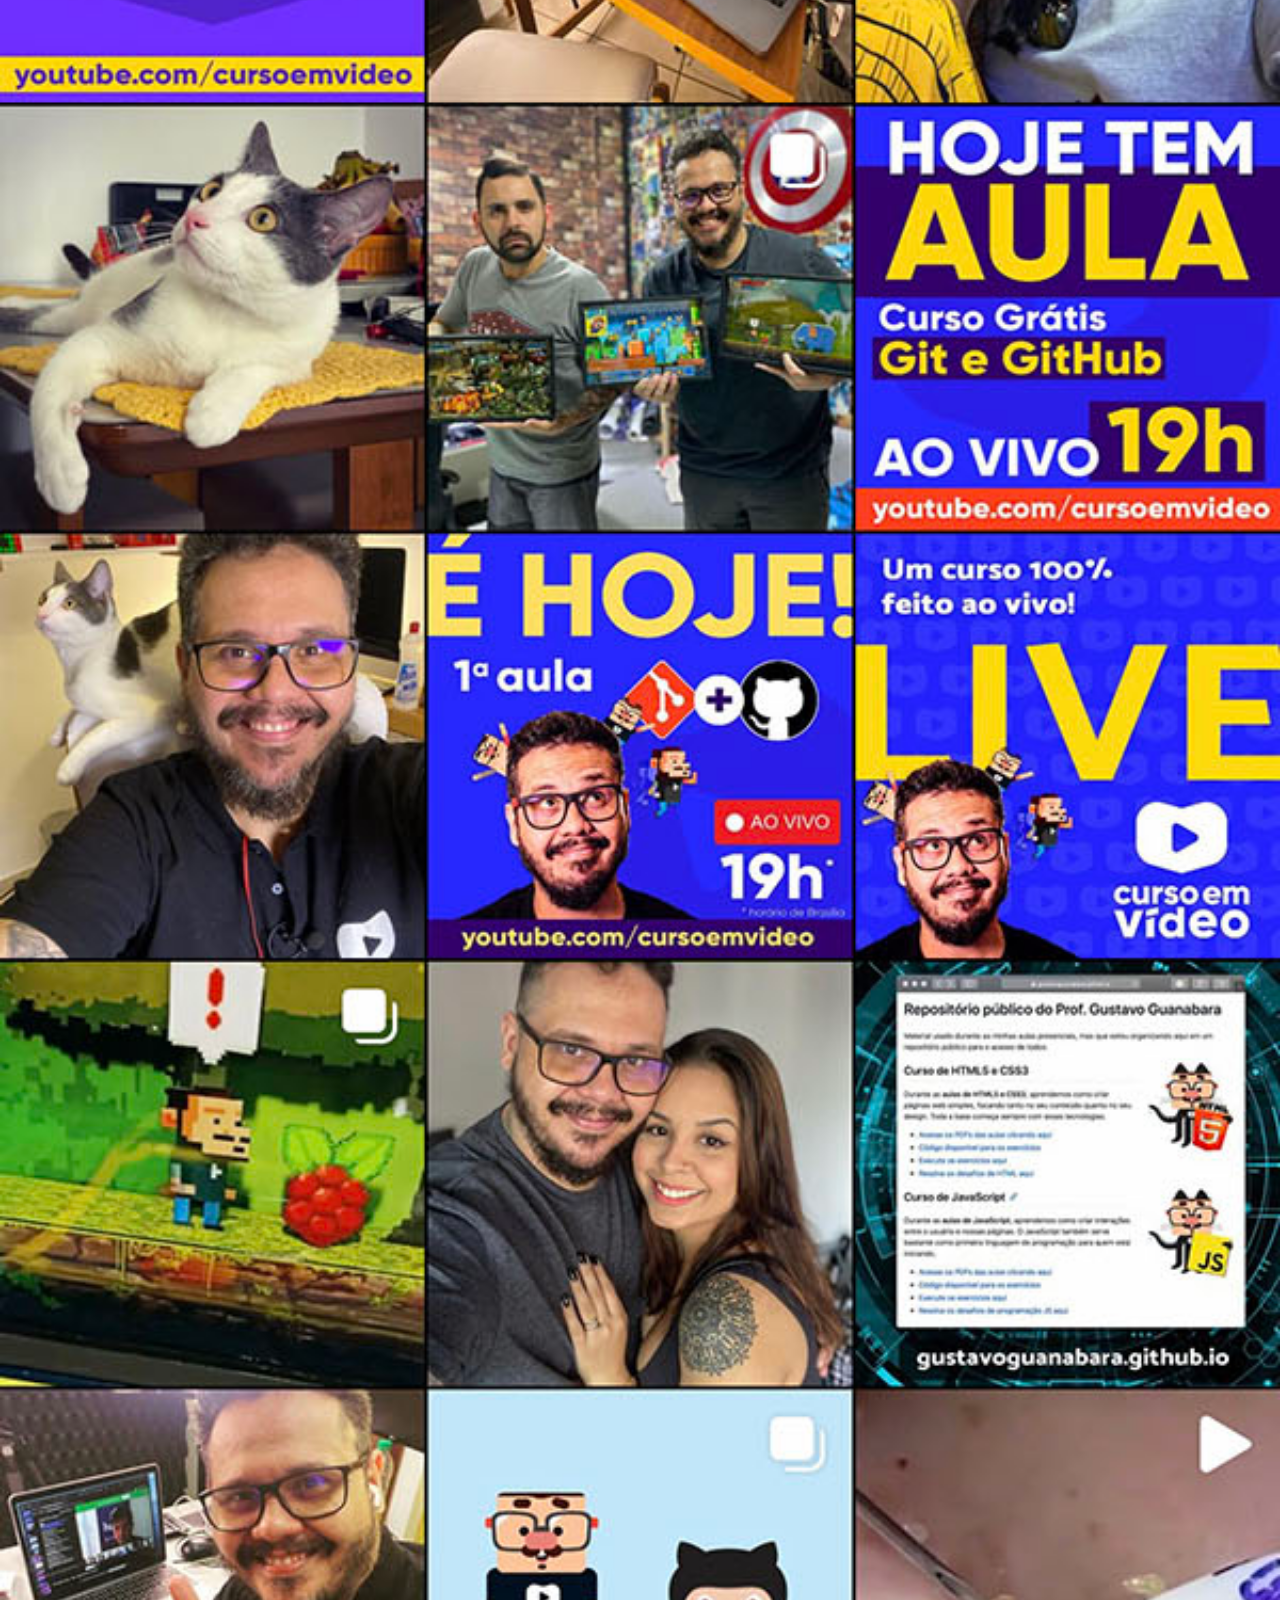
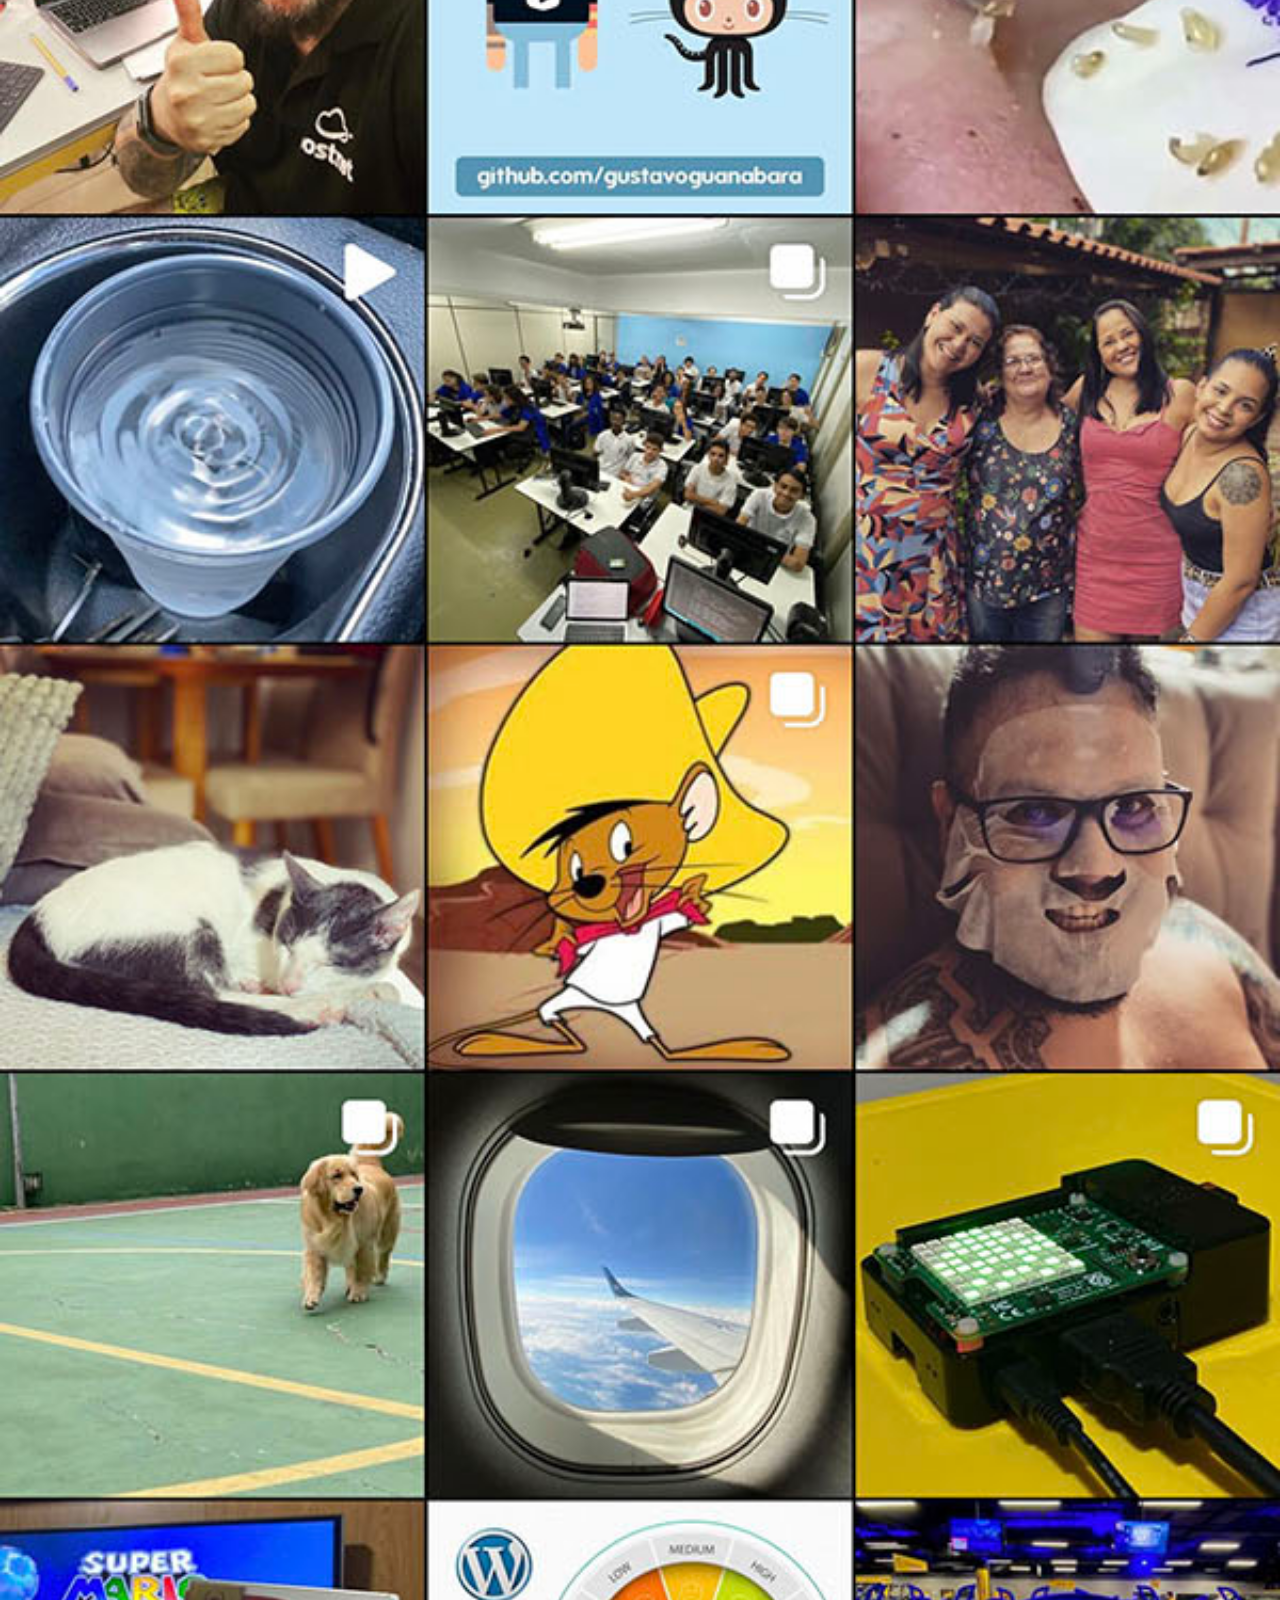
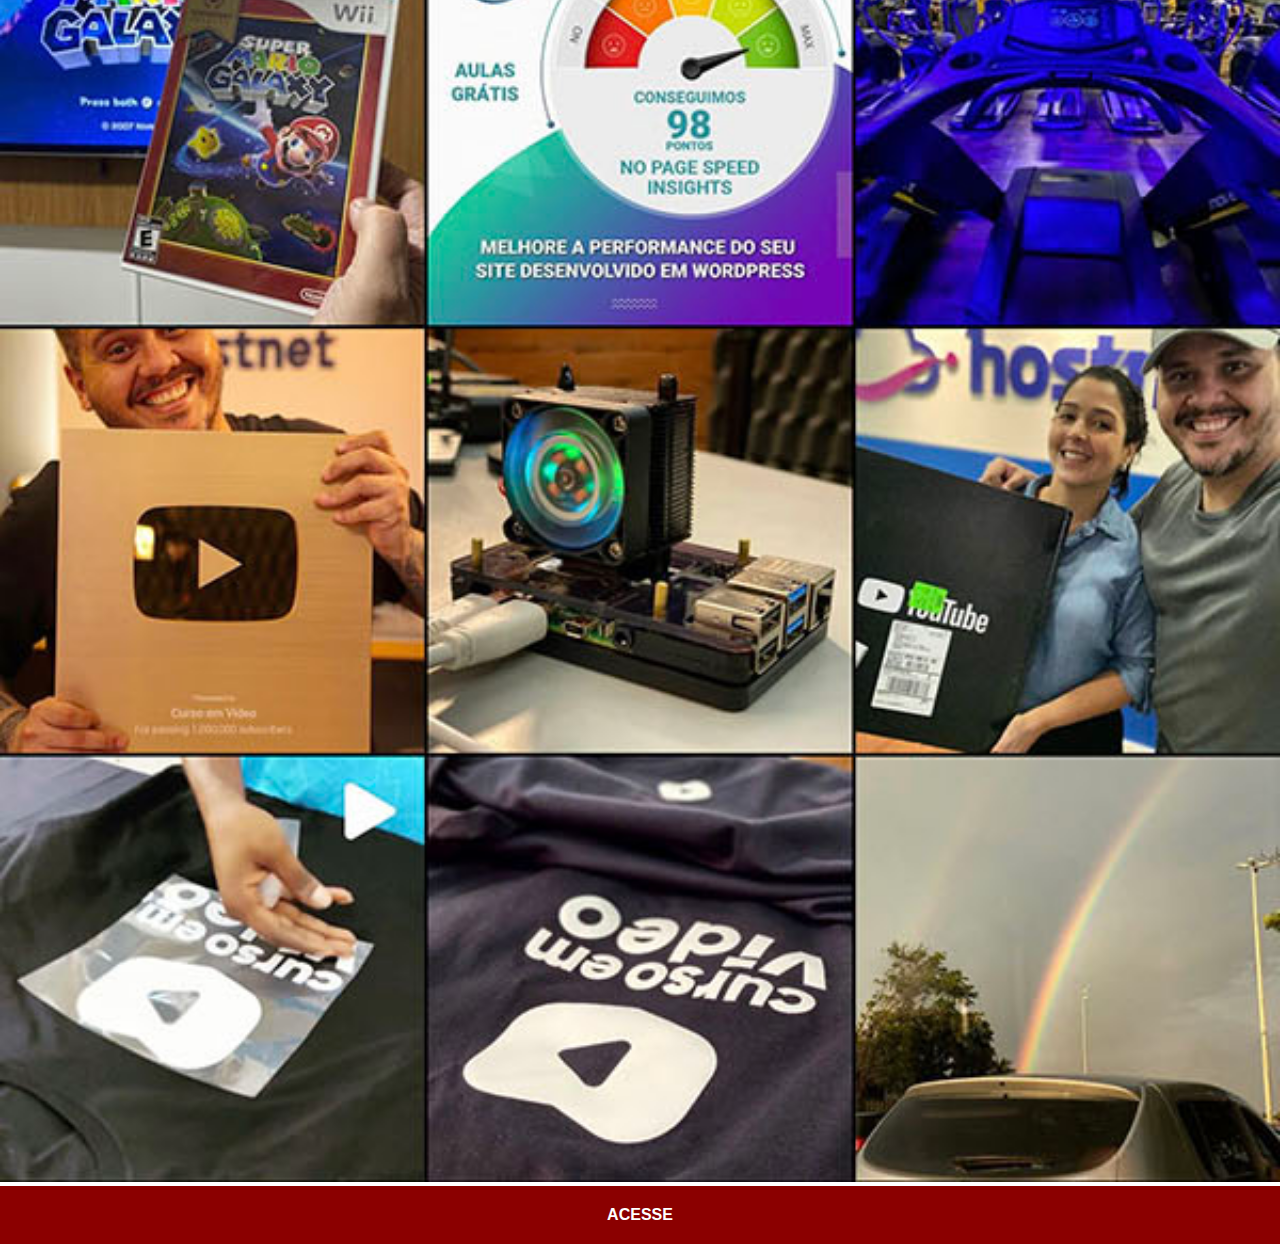
<file: instagram.html>
<!DOCTYPE html>
<html lang="pt-br">
<head>
    <meta charset="UTF-8">
    <meta name="viewport" content="width=device-width, initial-scale=1.0">
    <title>Instagram</title>
    <link rel="stylesheet" href="estilo/social.css">
</head>
<body>
    <img src="imagens/tela-instagram.jpg" alt="Instagram">
    <a href="https://www.instagram.com/gustavoguanabara/?hl=en" target="_blank">ACESSE</a>
</body>
</html>
</file>
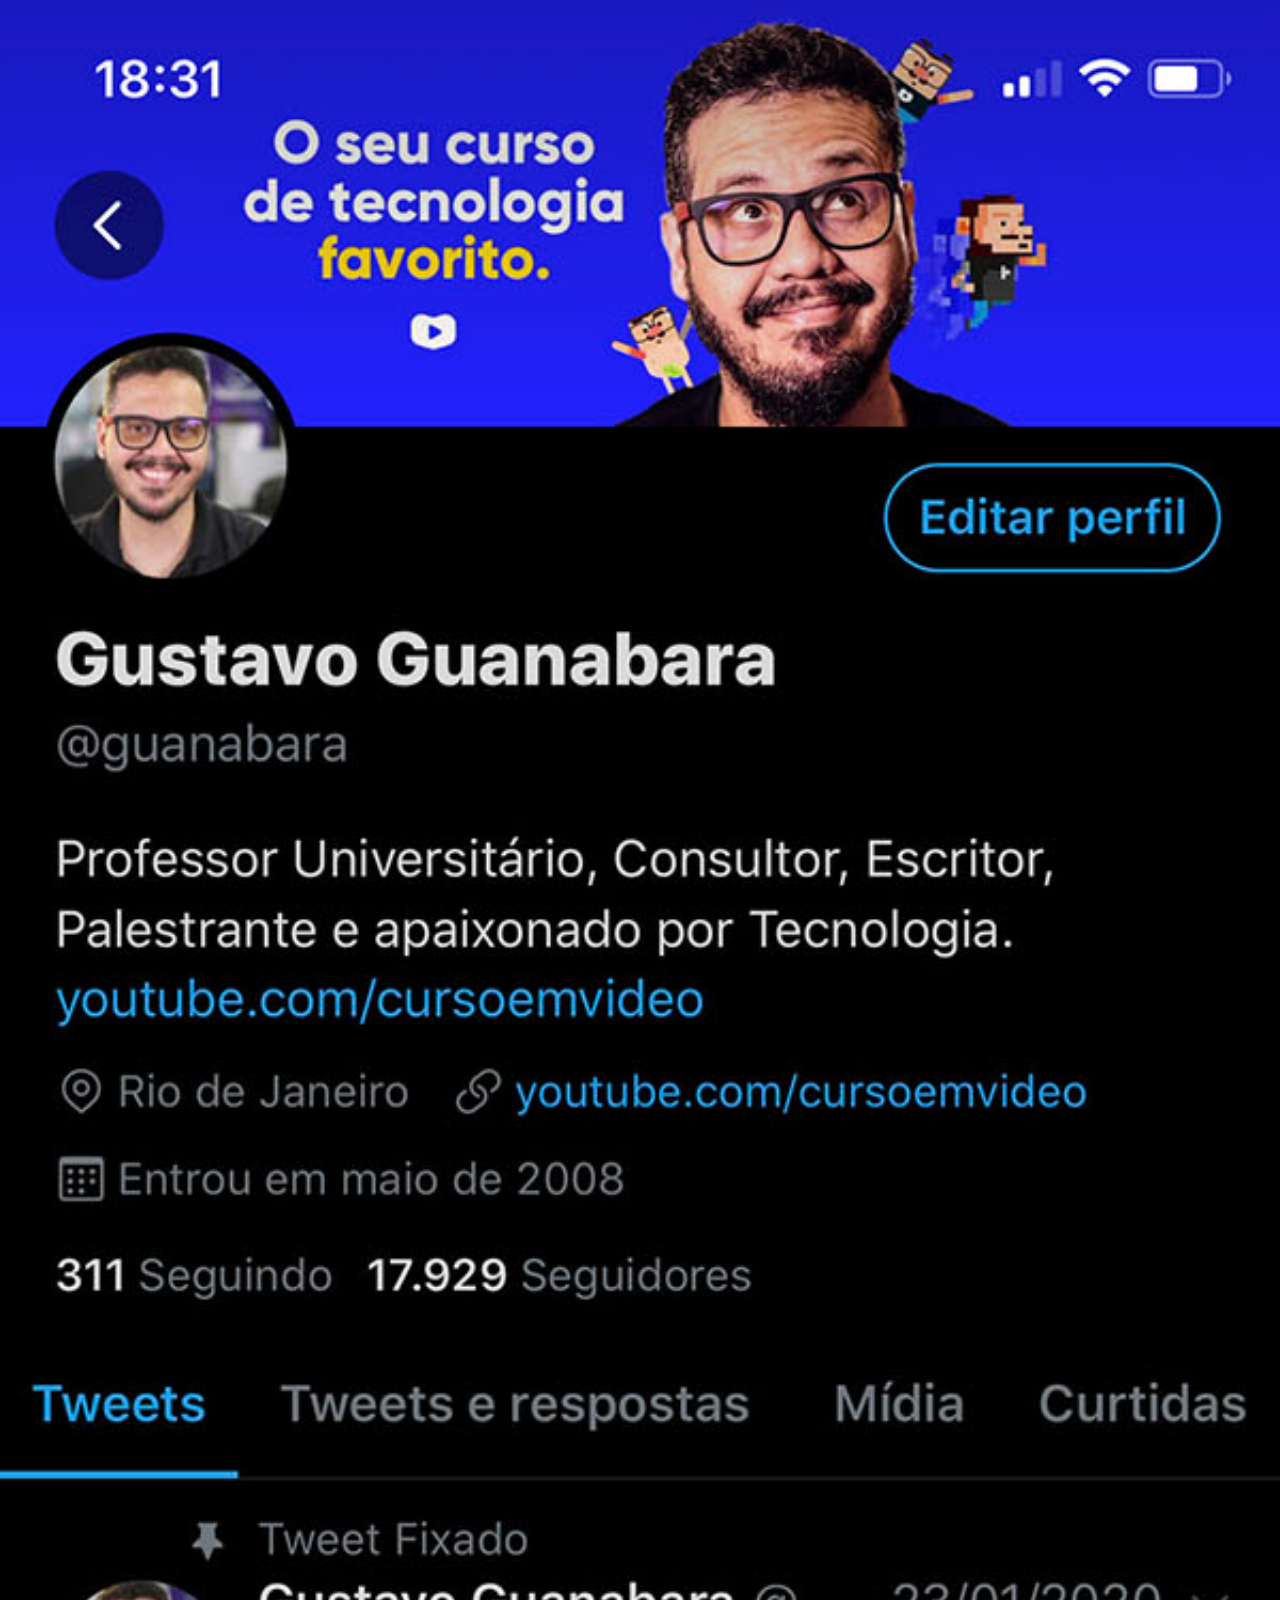
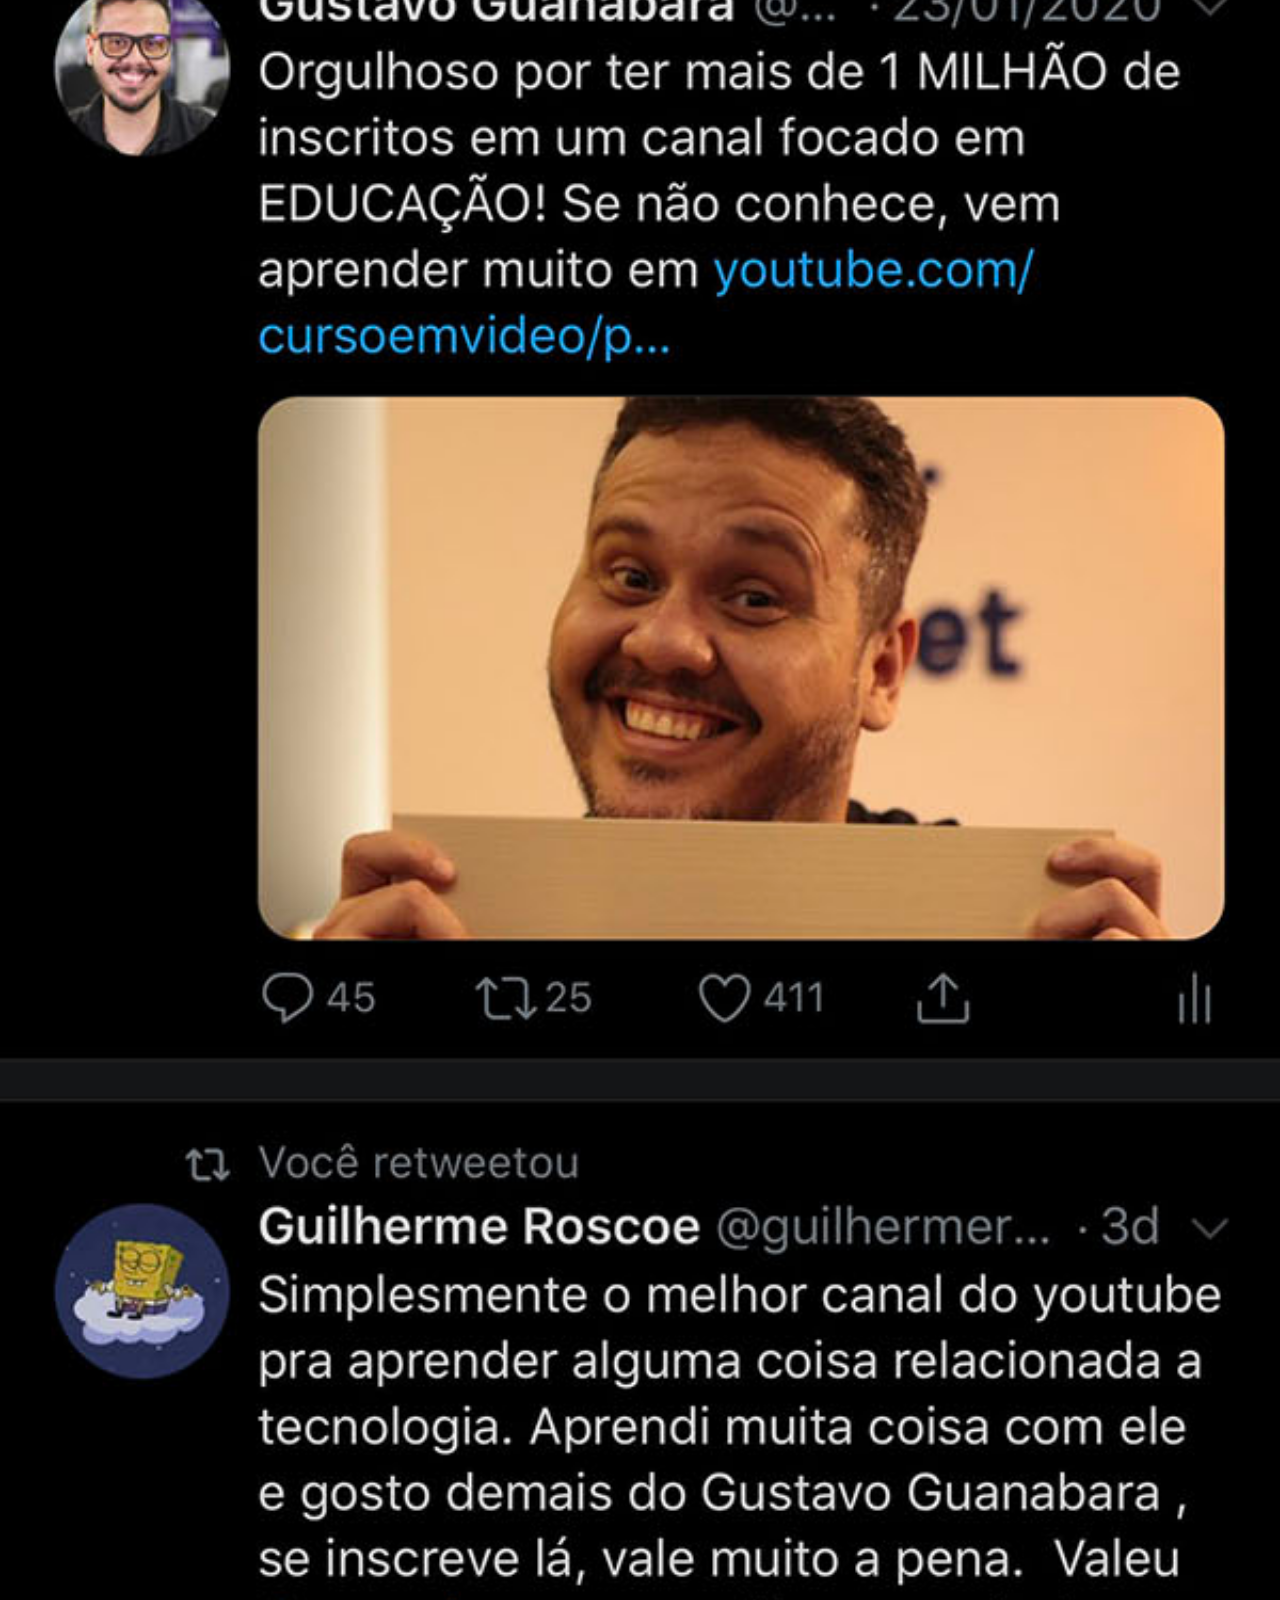
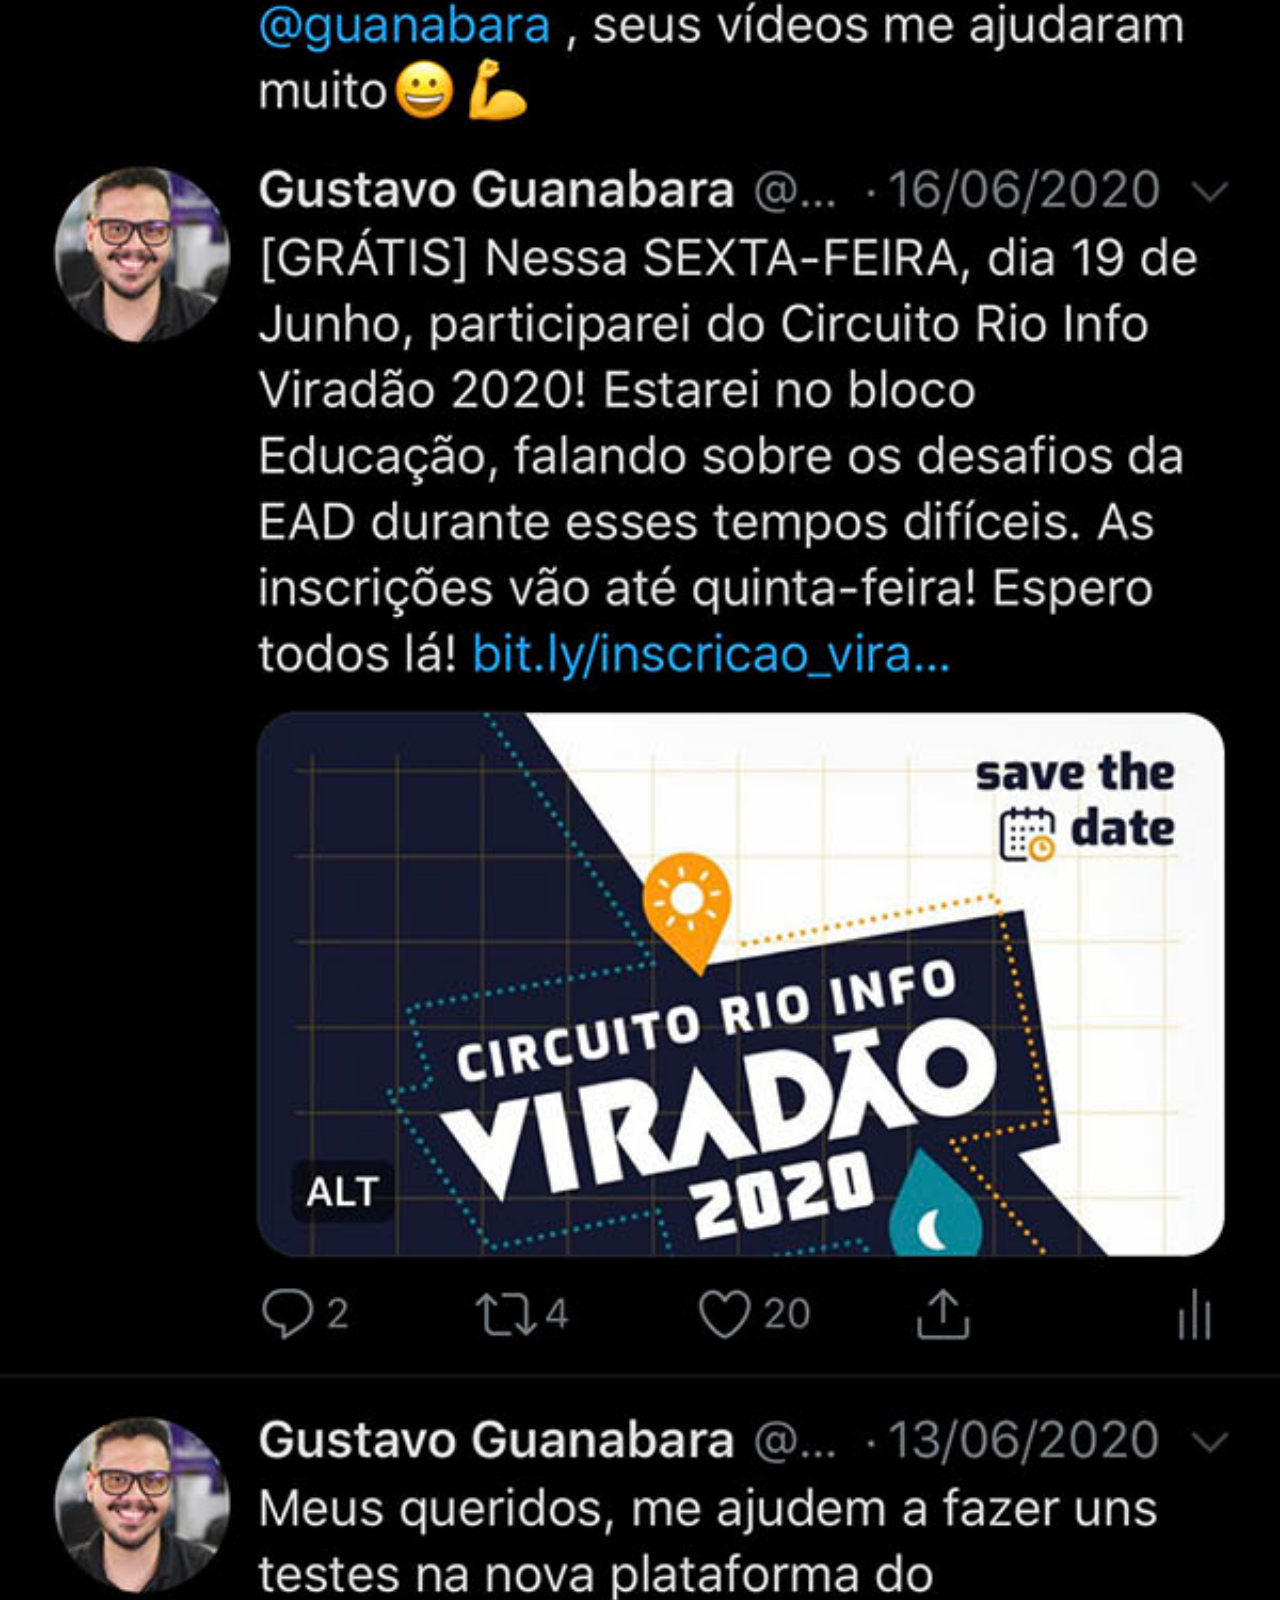
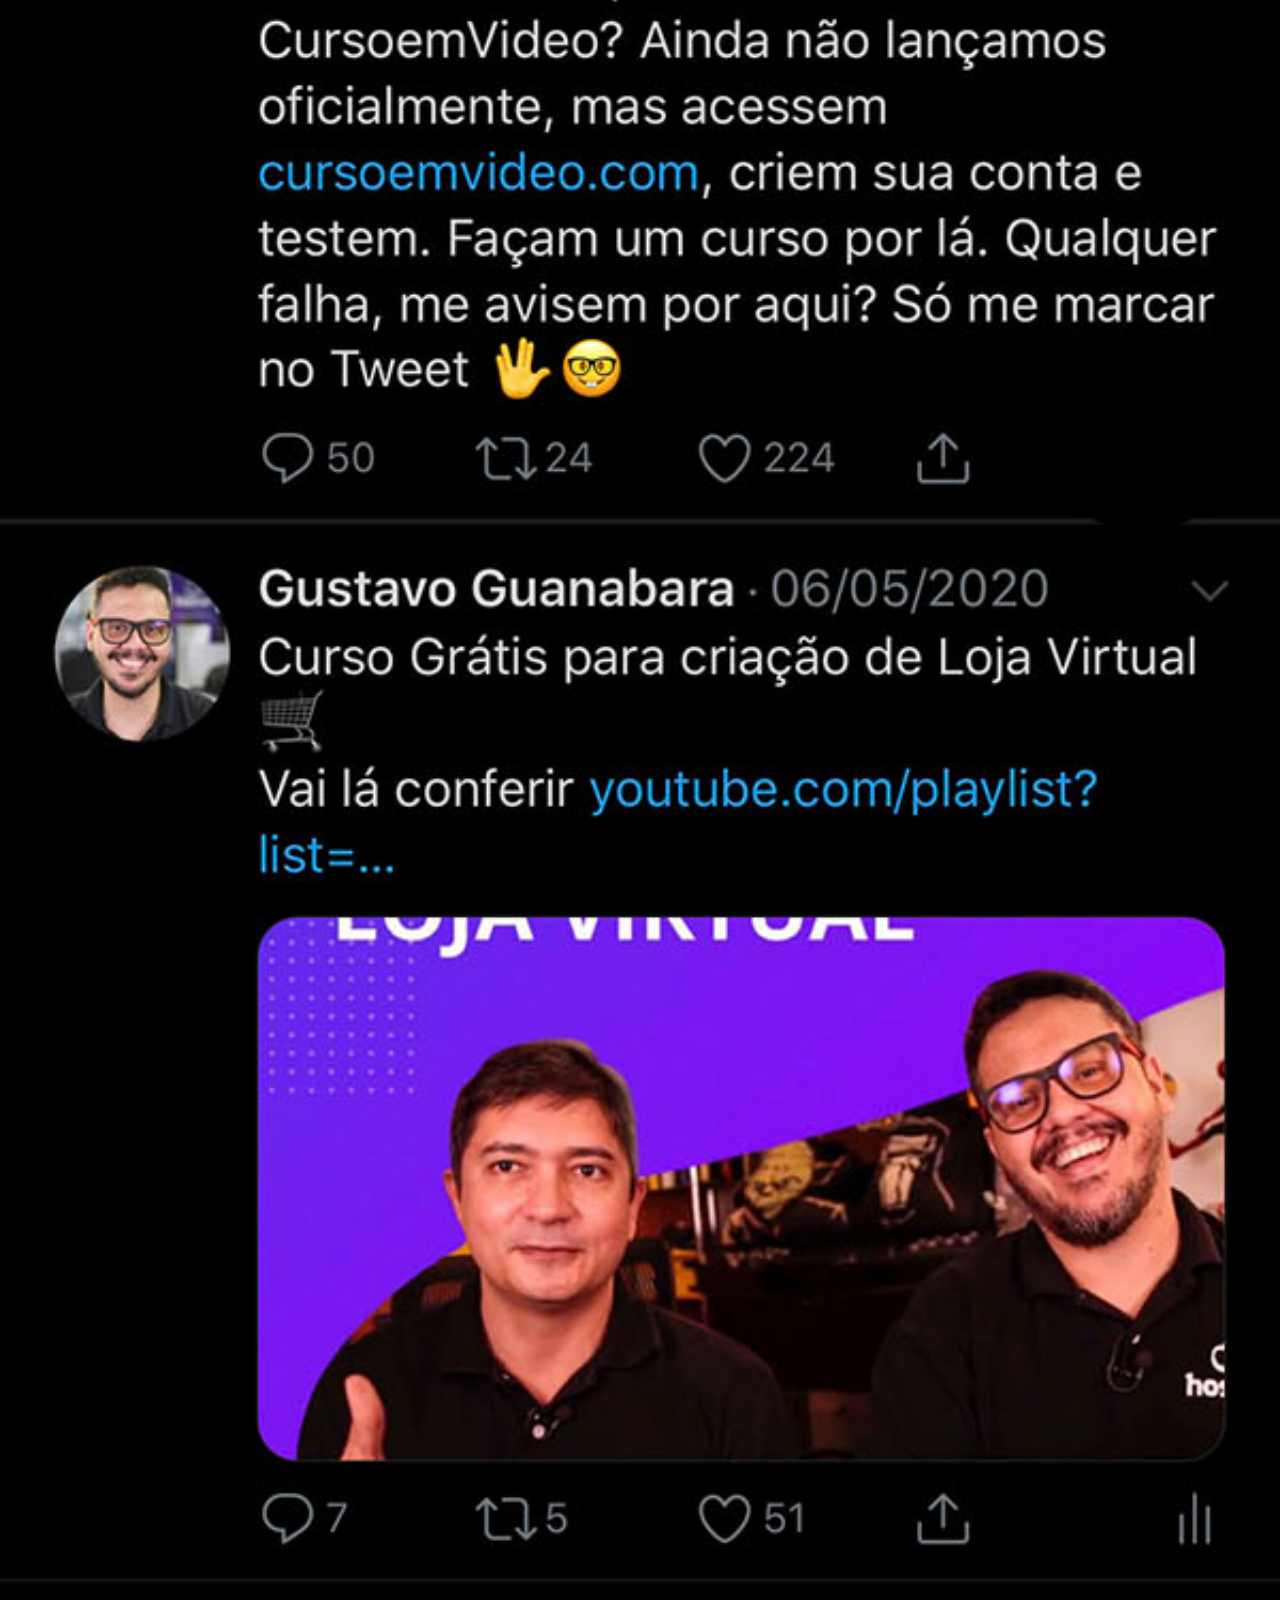
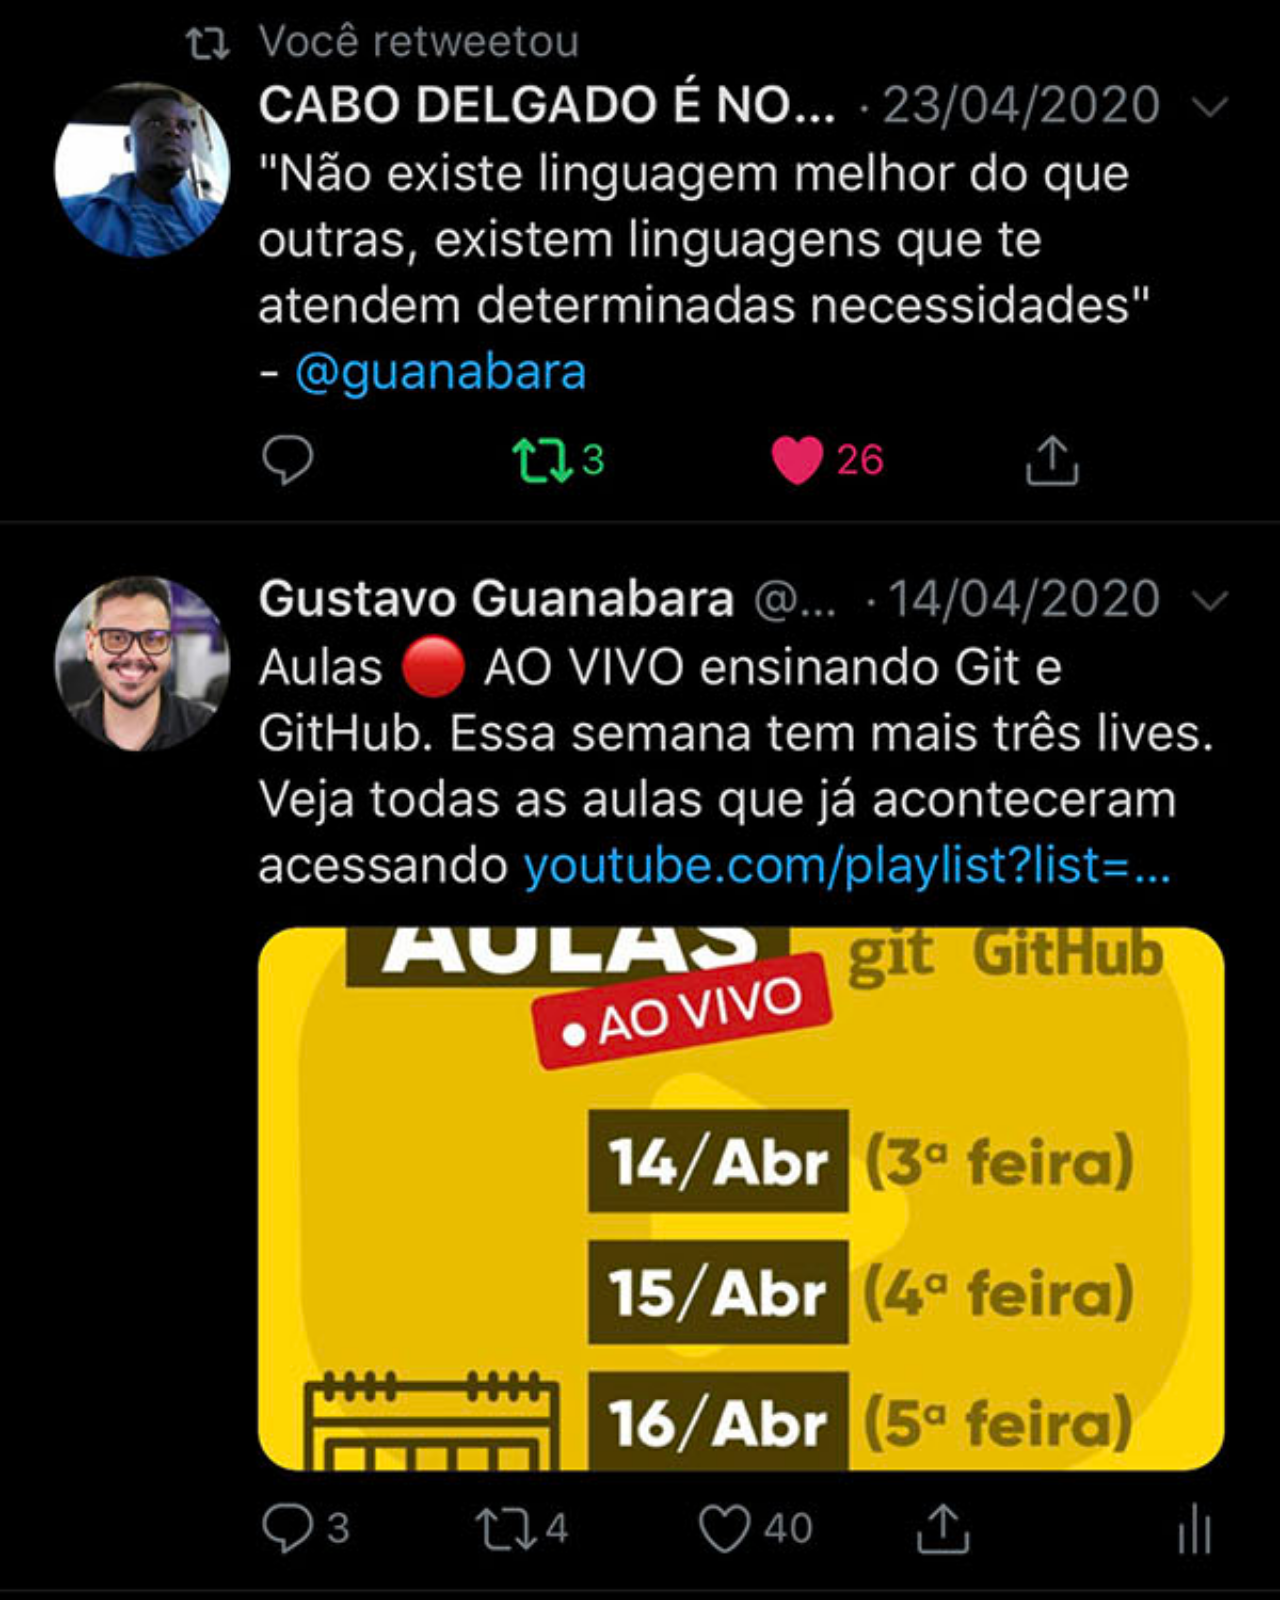
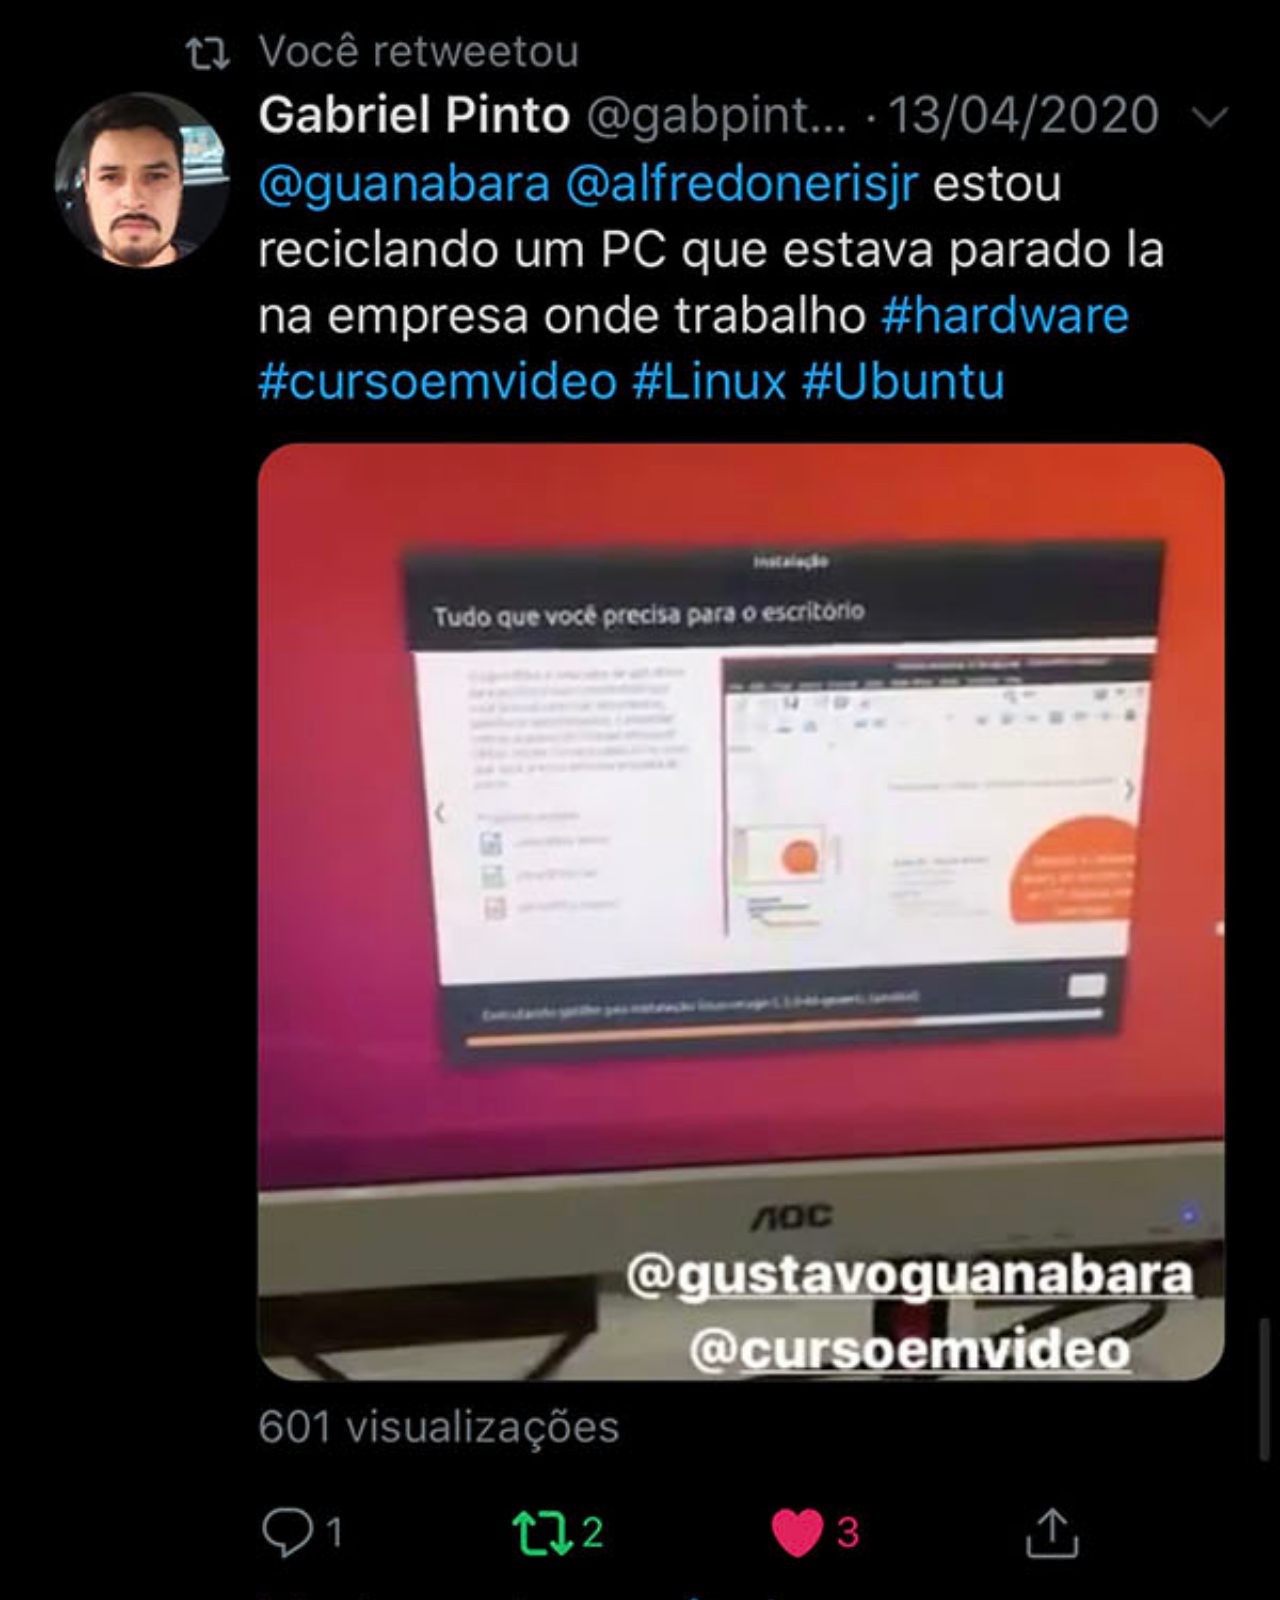
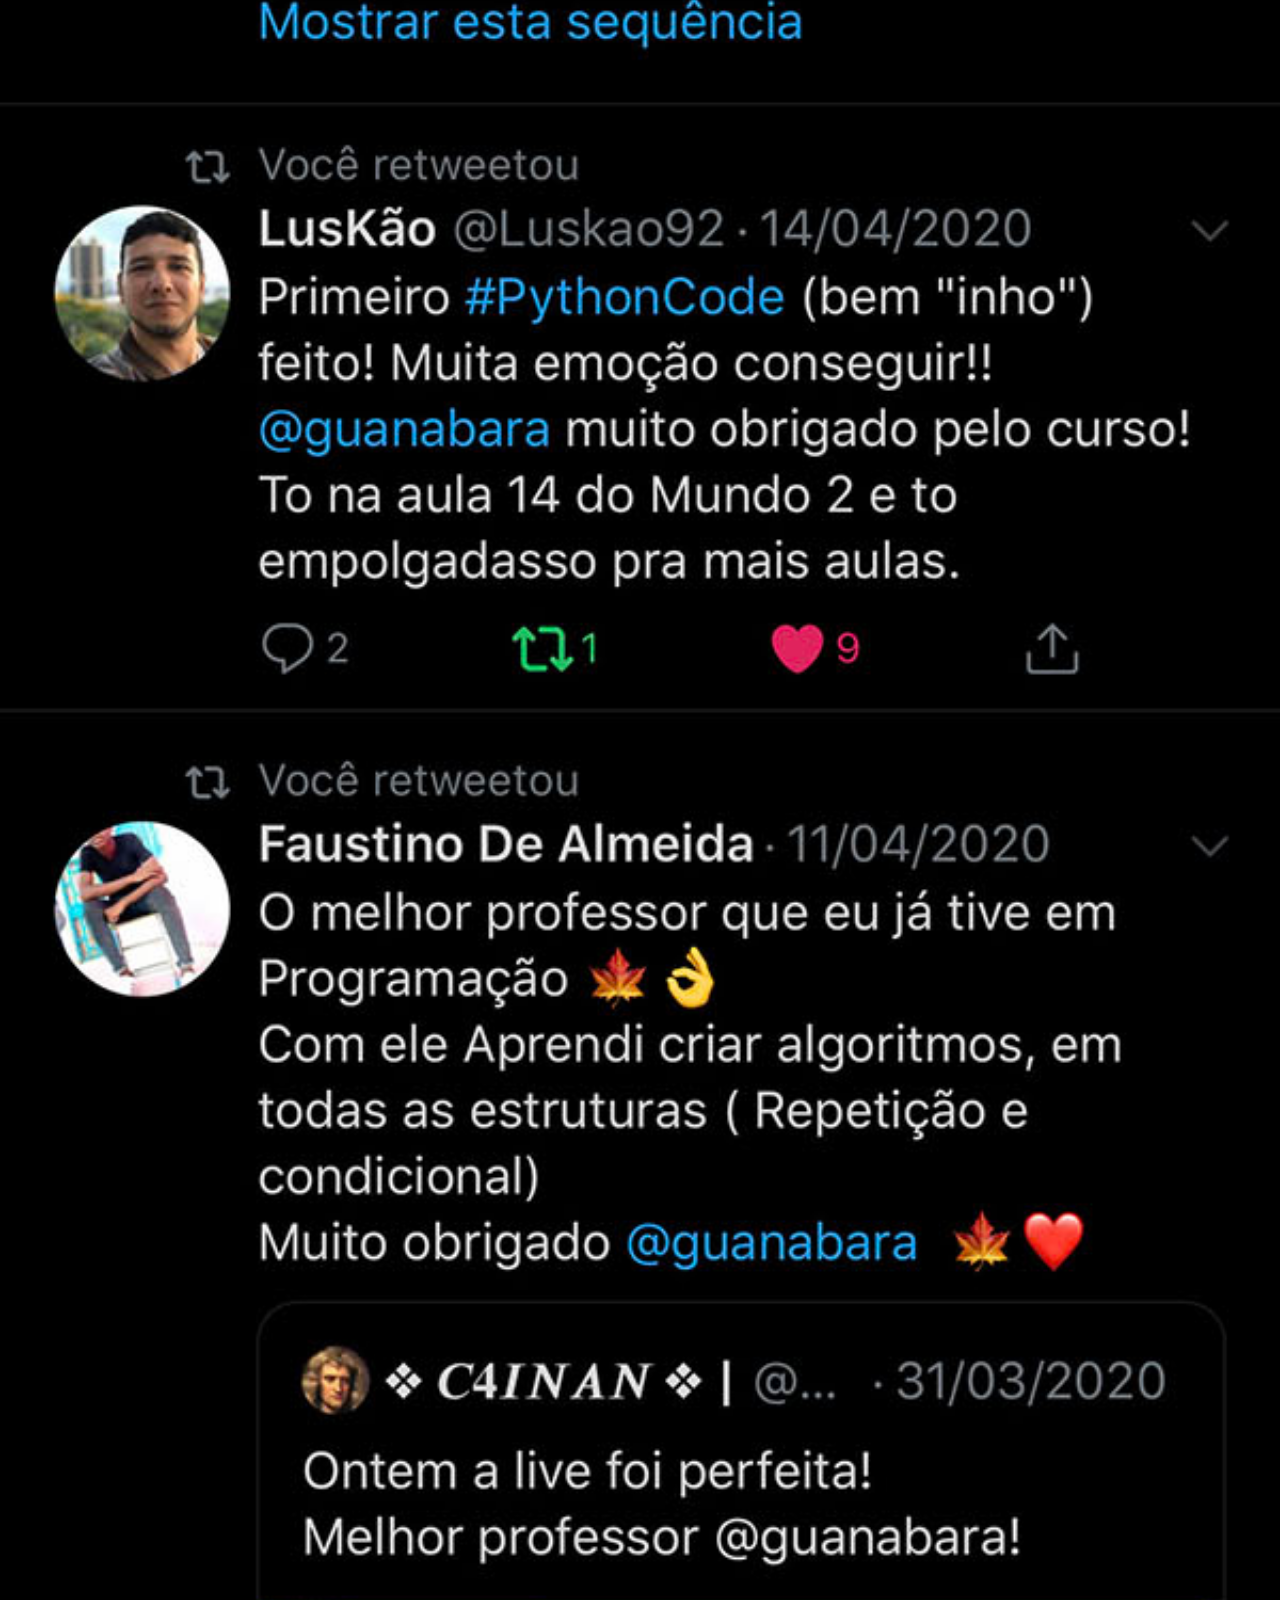
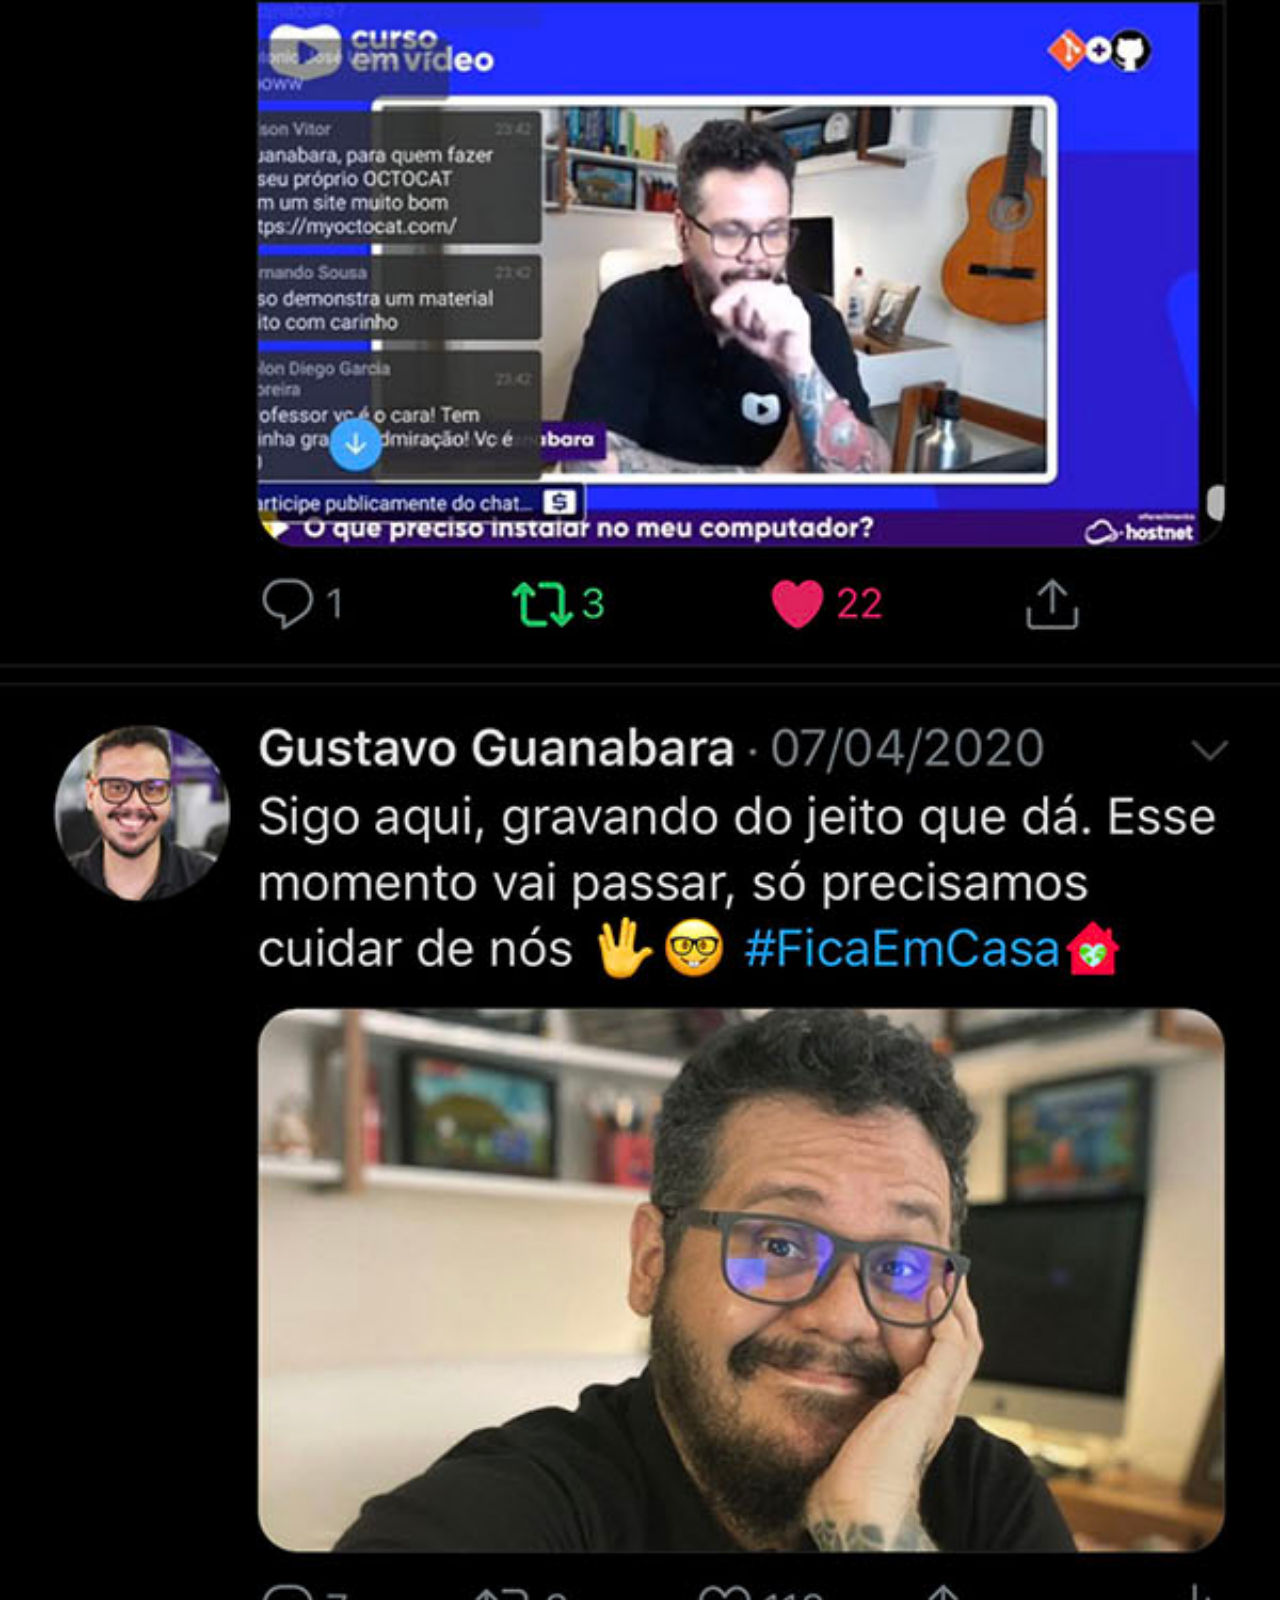
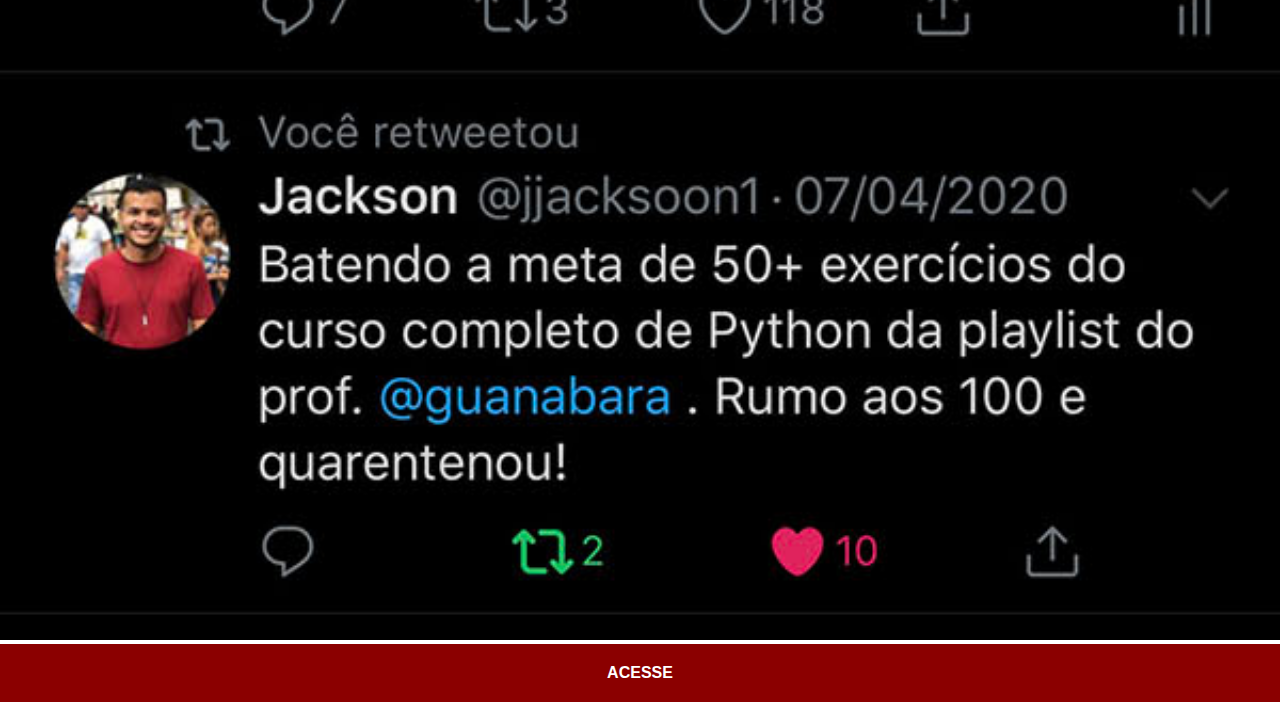
<file: twitter.html>
<!DOCTYPE html>
<html lang="pt-br">
<head>
    <meta charset="UTF-8">
    <meta name="viewport" content="width=device-width, initial-scale=1.0">
    <title>Twitter</title>
    <link rel="stylesheet" href="estilo/social.css">
</head>
<body>
    <img src="imagens/tela-twitter.jpg" alt="Twitter">
    <a href="https://twitter.com/guanabara?lang=en" target="_blank">ACESSE</a>
</body>
</html>
</file>
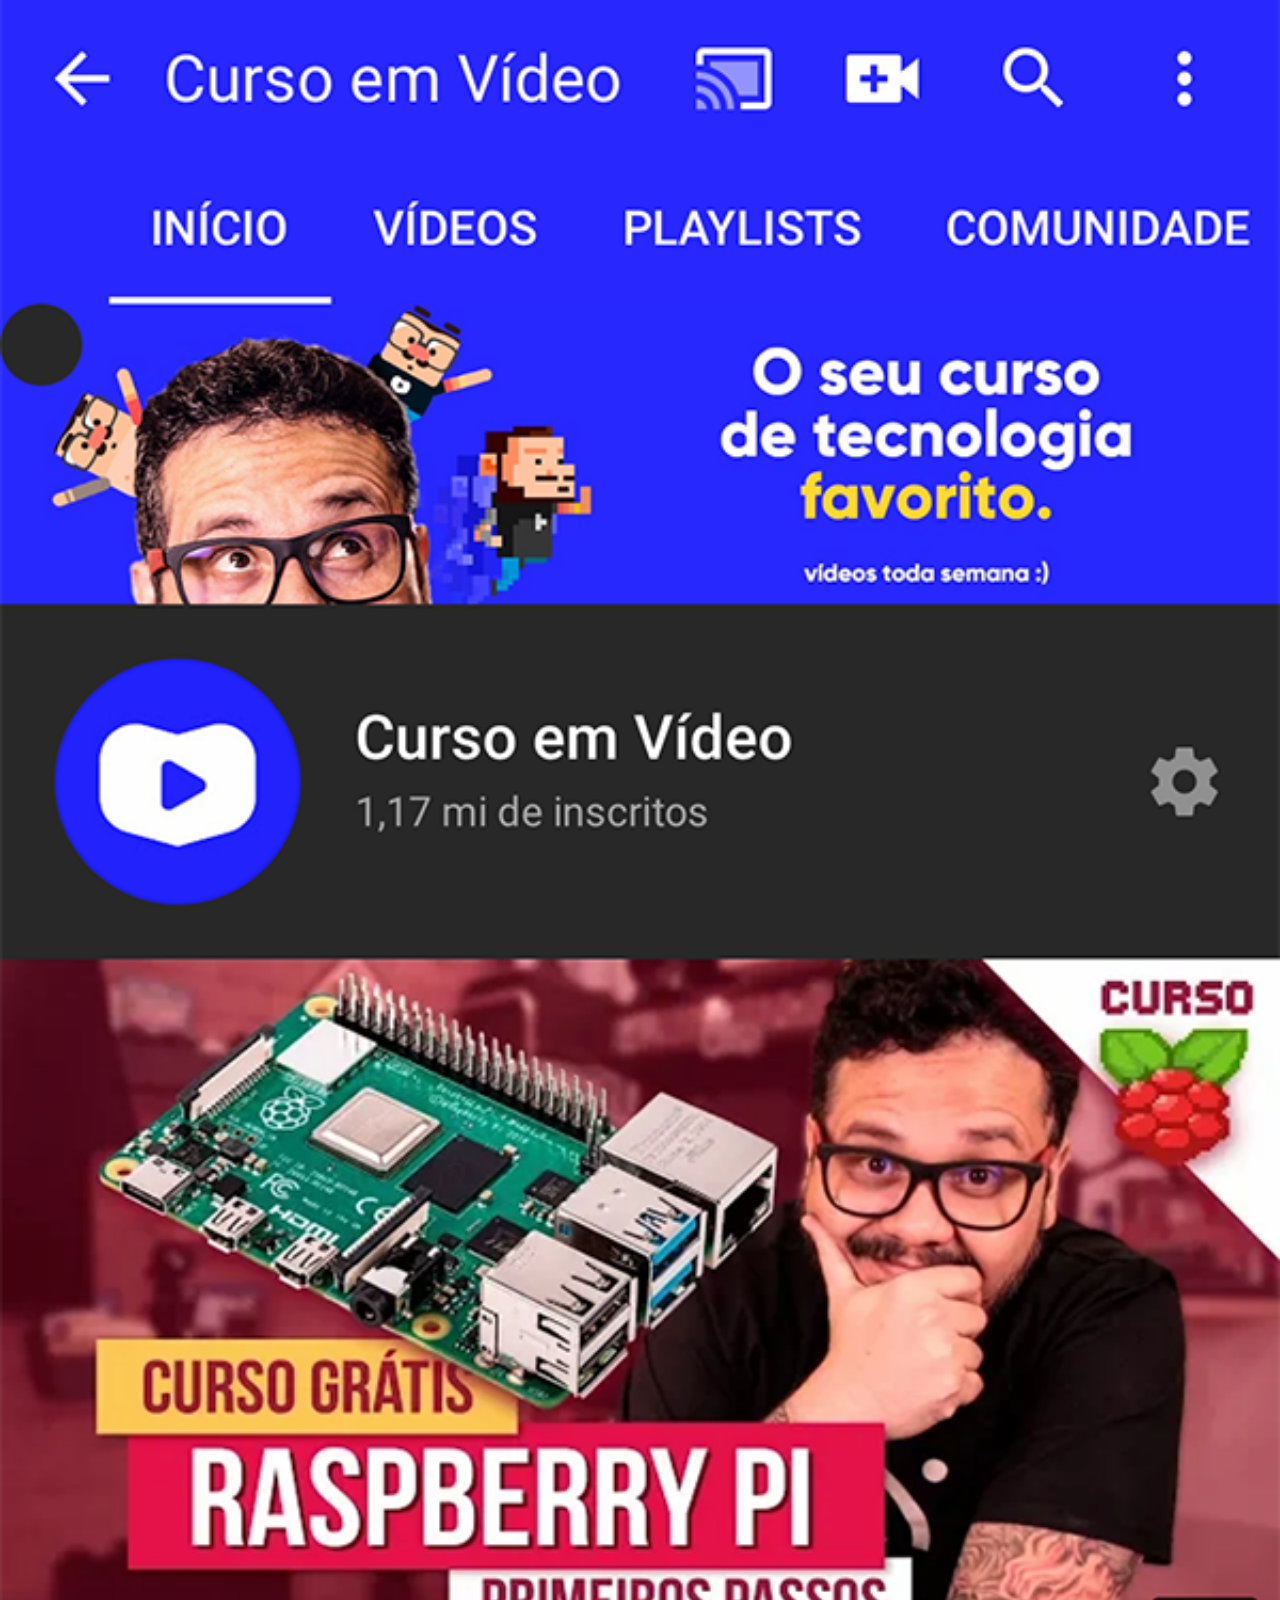
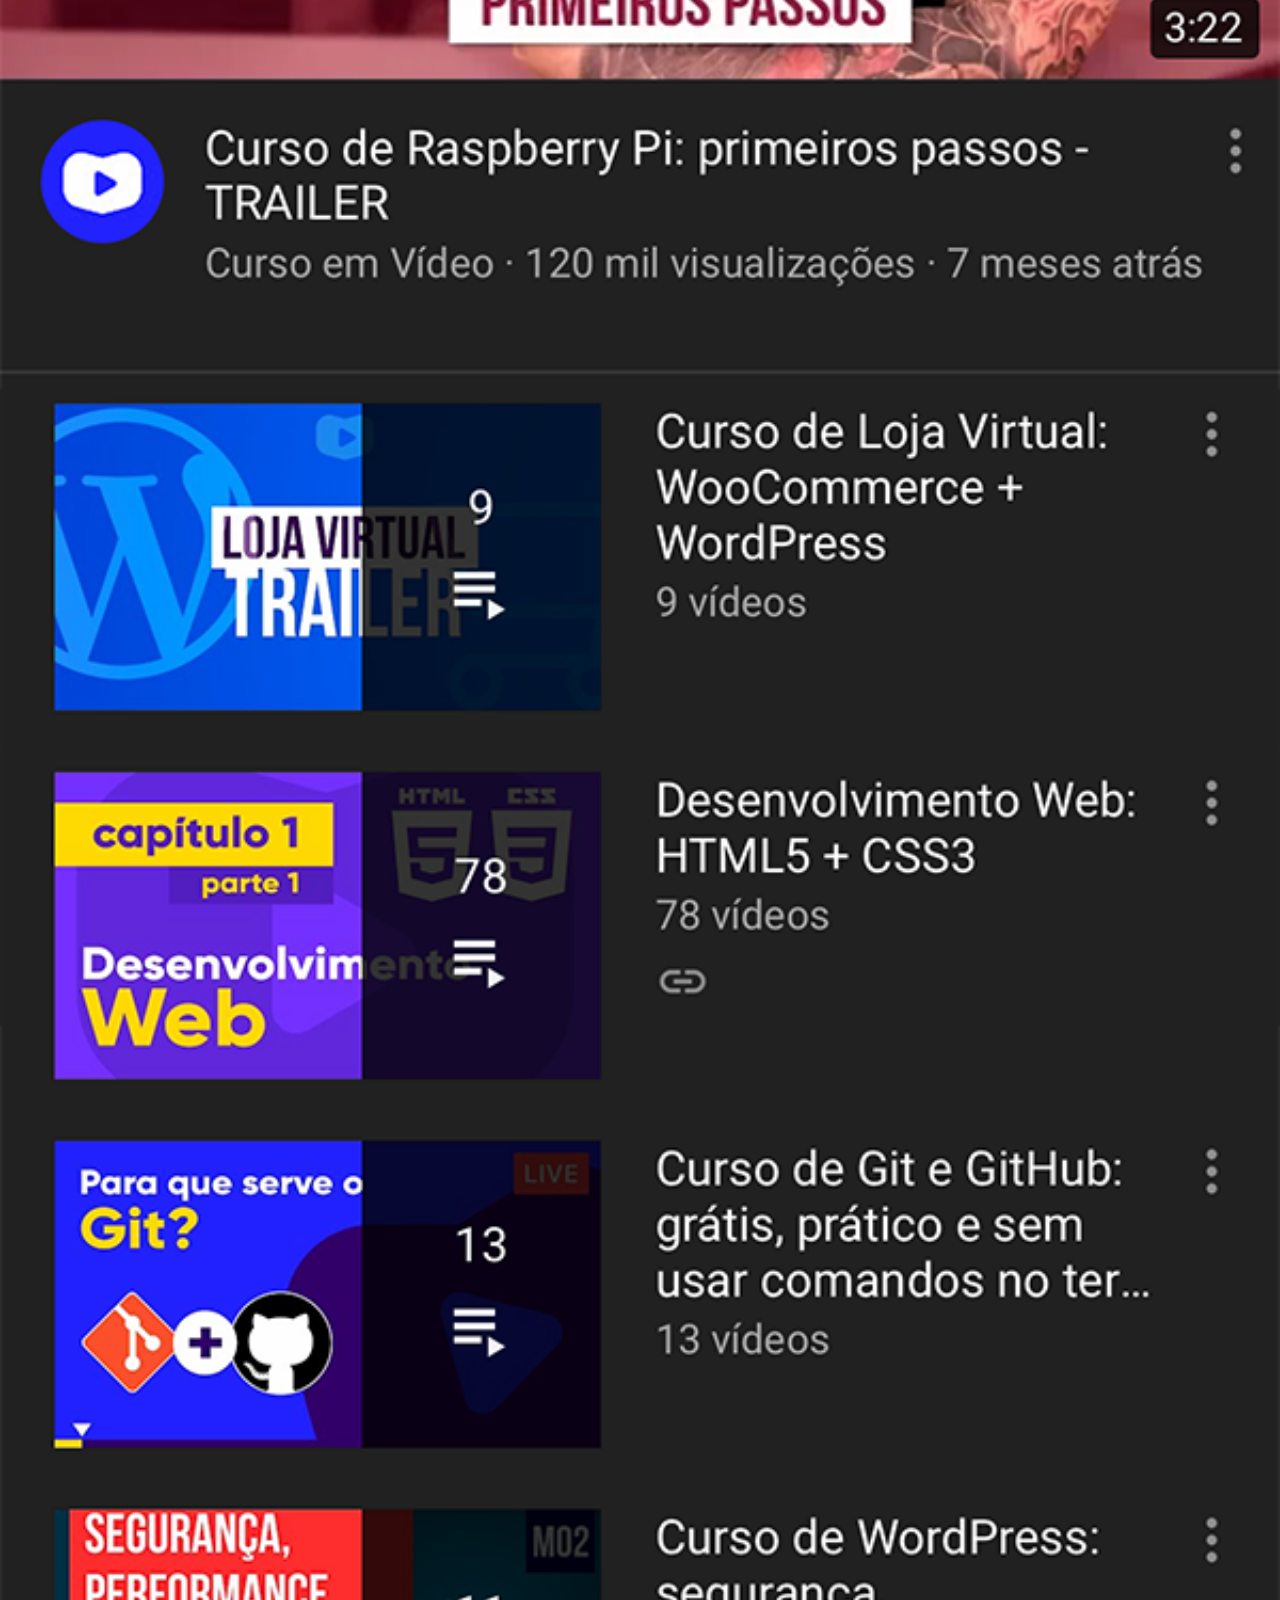
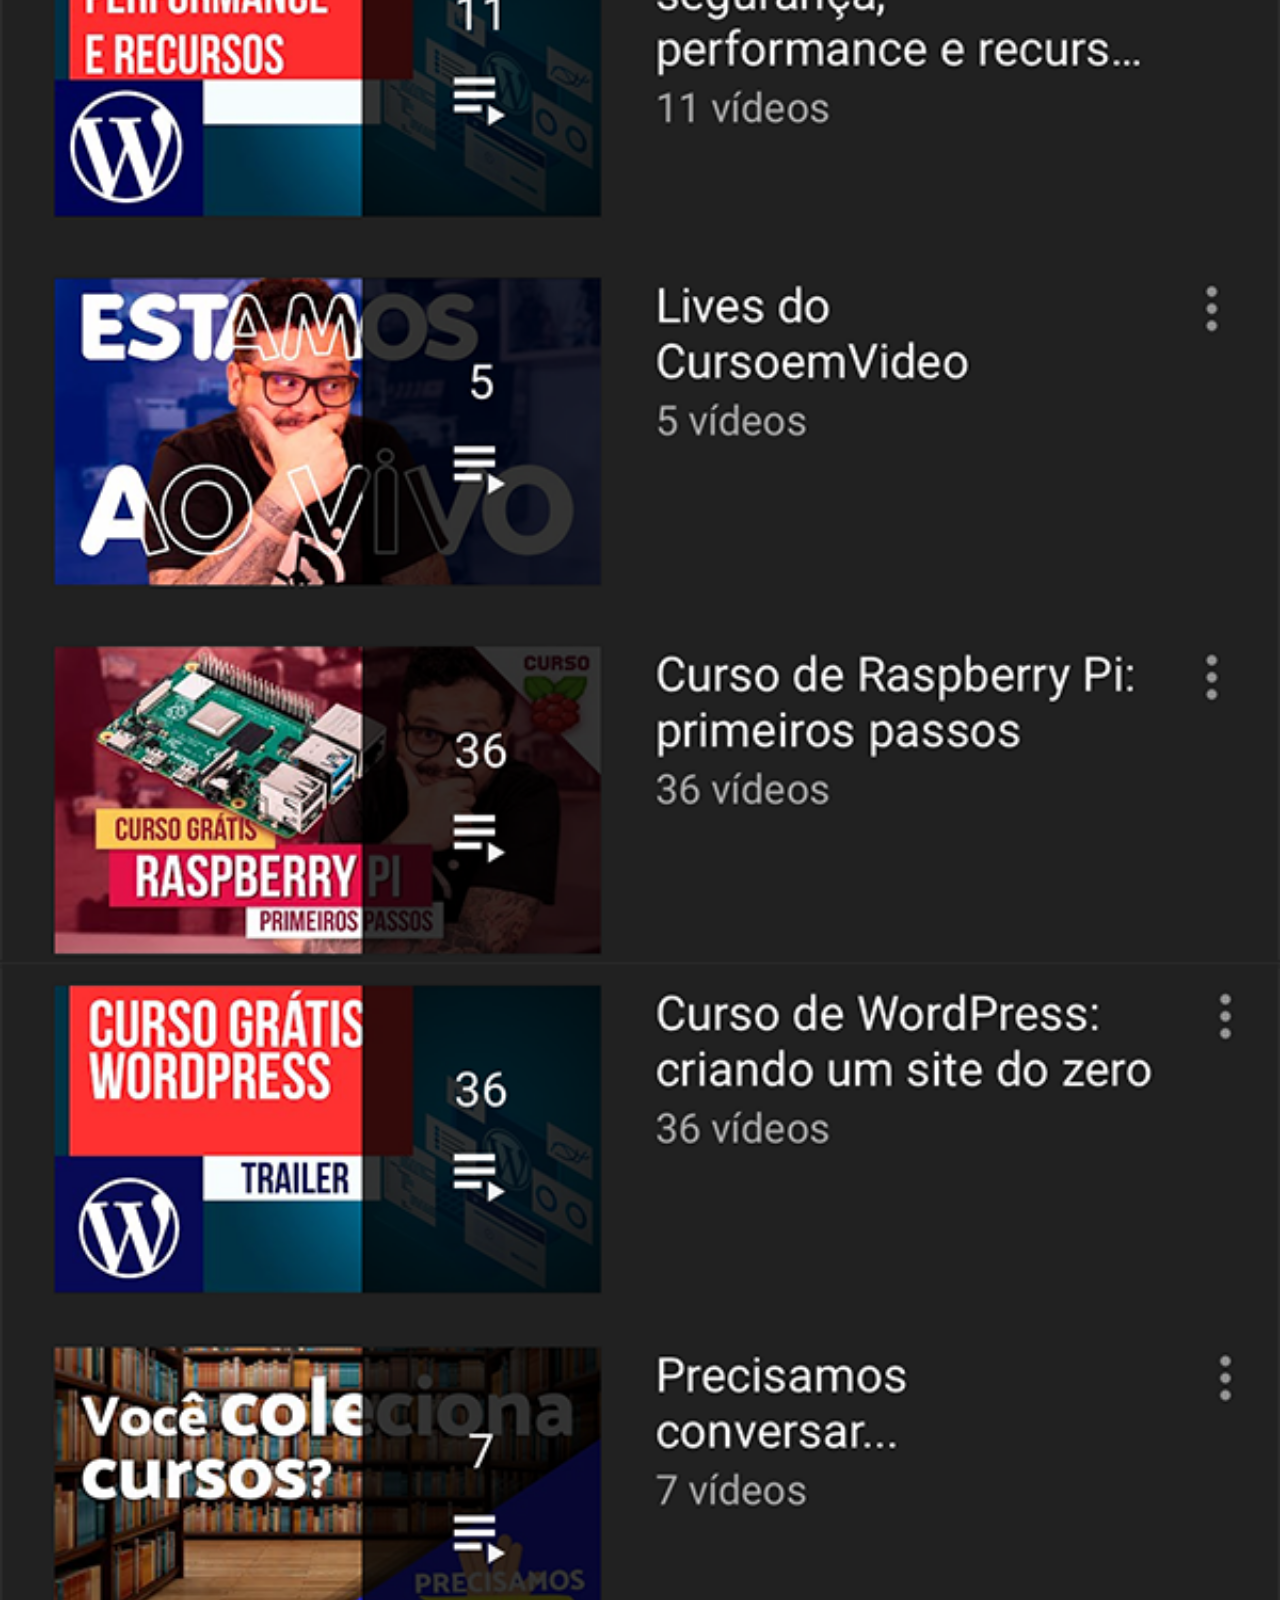
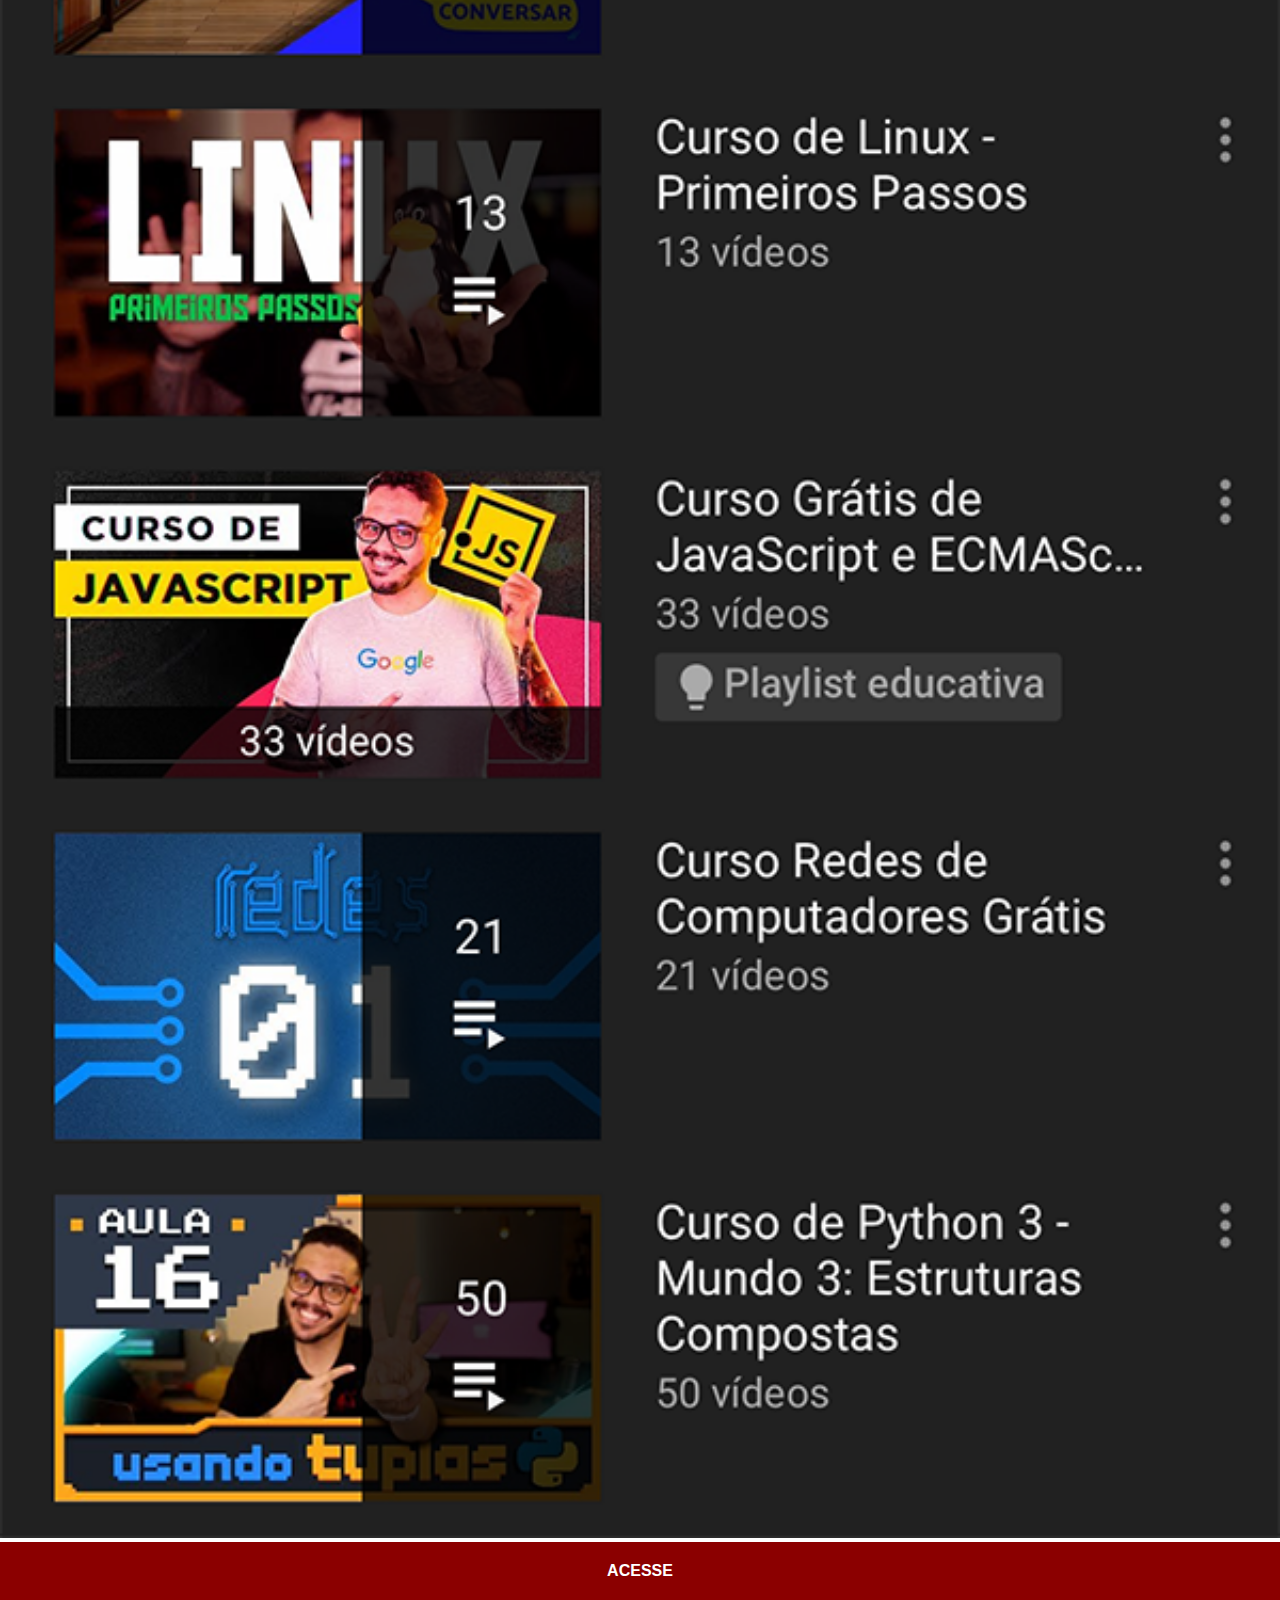
<file: youtube.html>
<!DOCTYPE html>
<html lang="pt-br">
<head>
    <meta charset="UTF-8">
    <meta name="viewport" content="width=device-width, initial-scale=1.0">
    <title>YouTube</title>
    <link rel="stylesheet" href="estilo/social.css">    
</head>
<body>
    <img src="imagens/tela-youtube.png" alt="YouTube">
    <a href="https://www.youtube.com/@CursoemVideo/playlists" target="_blank">ACESSE</a>
</body>
</html>
</file>
<file: estilos/style.css>
@charset "UTF-8";

* {
    margin: 0px;
    padding: 0px;
    font-family: Arial, Helvetica, sans-serif;
}

html, body {
    height: 100vh;
    width: 100vw;
    background-color: black;
}

body {
    background: url('../imagens/fundo-madeira.jpg') no-repeat top center;
    background-size: cover;
    background-attachment: fixed;
}

main {
    position: relative;
    height: 100vh;
}

section#telefone {
    position: absolute;
    top: 50%;
    left: 50%;
    transform: translate(-50%, -50%);

    height: 627px;
    width: 311px;
    background-color: blue;
    background: url('../imagens/frame-iphone.png') no-repeat;
}

iframe#tela {
    position: relative;
    top: 80px;
    left: 22px;
    height: 471px;
    width: 267px;
}

section#redes-sociais {
    text-align: right;
}

section#redes-sociais img {
    width: 50px;
    margin: 10px;
    border-radius: 50%;
    box-shadow: 2px 2px 5px rgba(0, 0, 0, 0.438);
    box-sizing: border-box;
}

section#redes-sociais img:hover {
    border: 2px solid rgba(255, 255, 255, 0.596);
    transform: translate(-3px, -3px);
    box-shadow: 5px 5px 10px rgba(0, 0, 0, 0.644);
    transition: transform .3s, border .3s;
}
</file>
<file: estilo/social.css>
@charset "UTF-8";

* {
    margin: 0px;
    padding: 0px;
    font-family: Arial, Helvetica, sans-serif;
}
img {
    width: 100vw;
}
::-webkit-scrollbar {
    width: 0px;
    height: 0px;
}
a {
    display: block;
    background: darkred;
    color: white;
    padding: 20px;
    text-align: center;
    font-weight: bolder;
    text-decoration: none;
}
a:hover {
    background-color: red;
}
</file>
